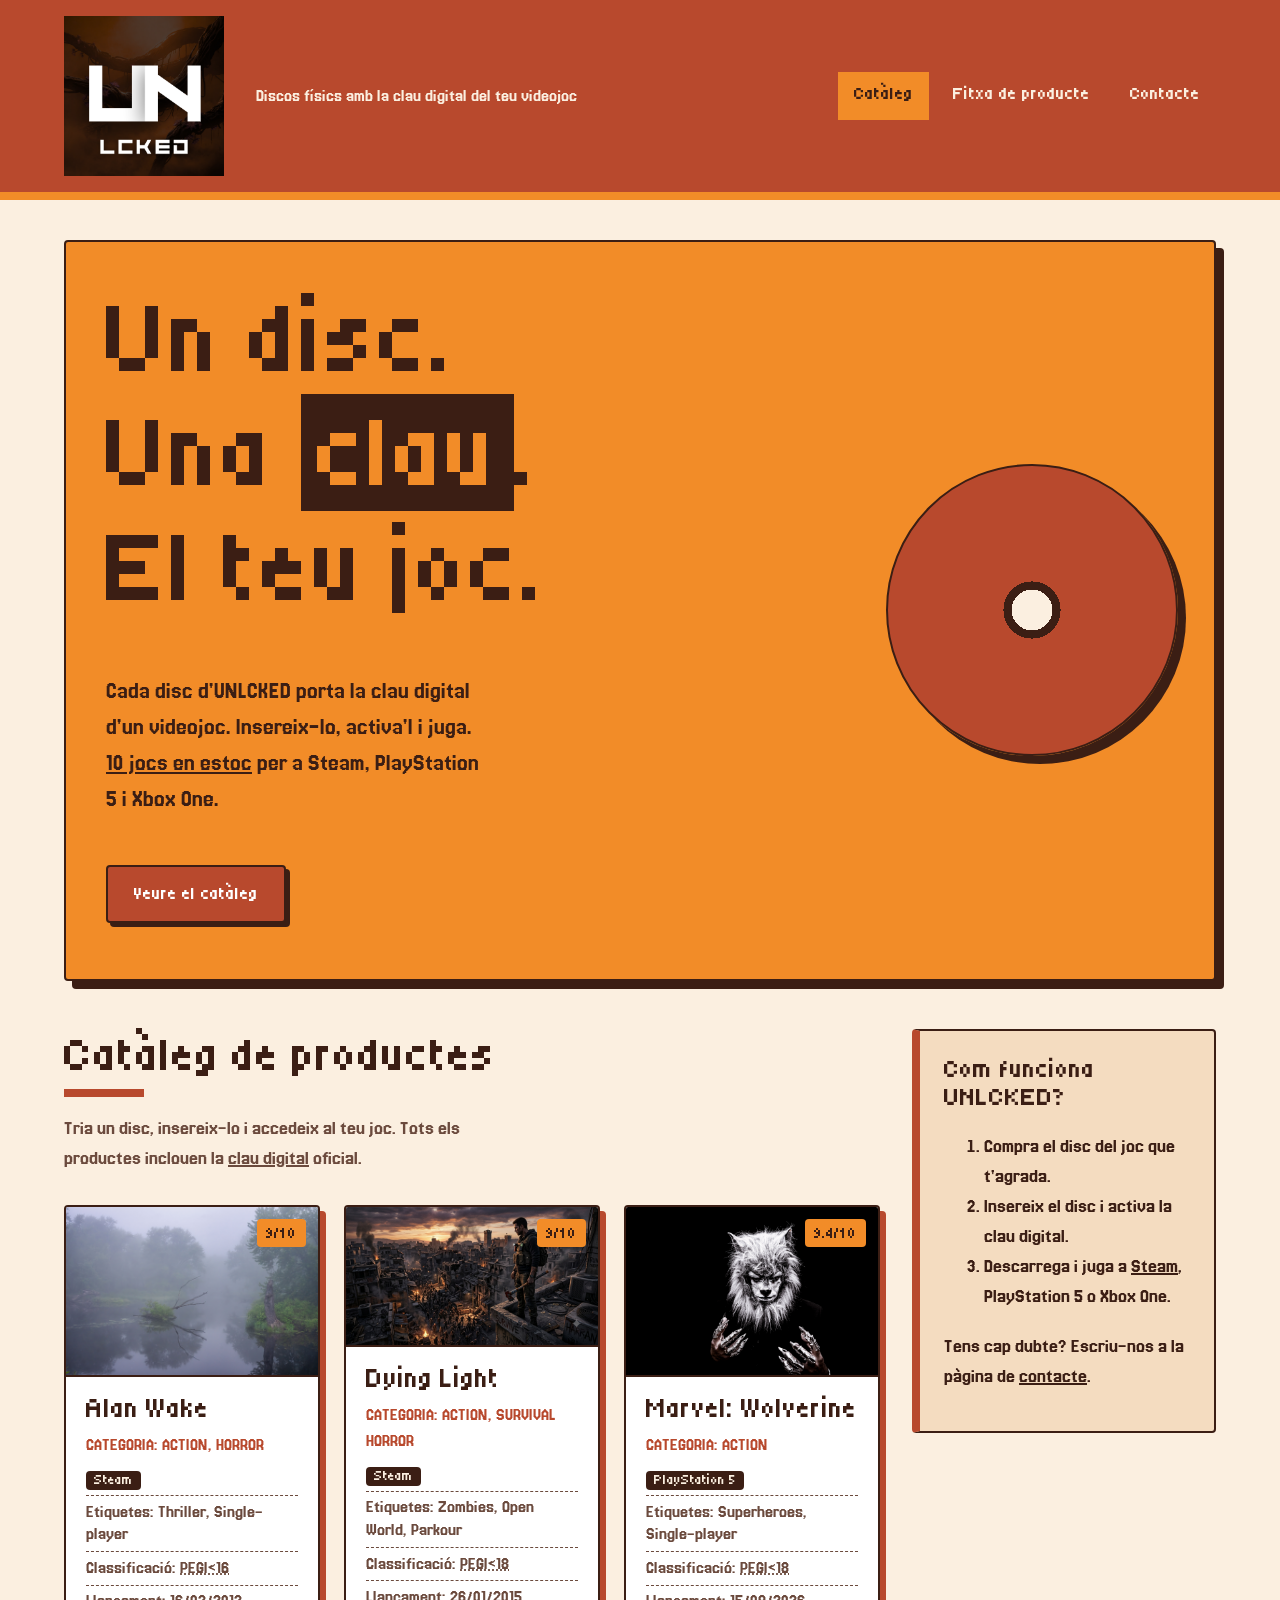
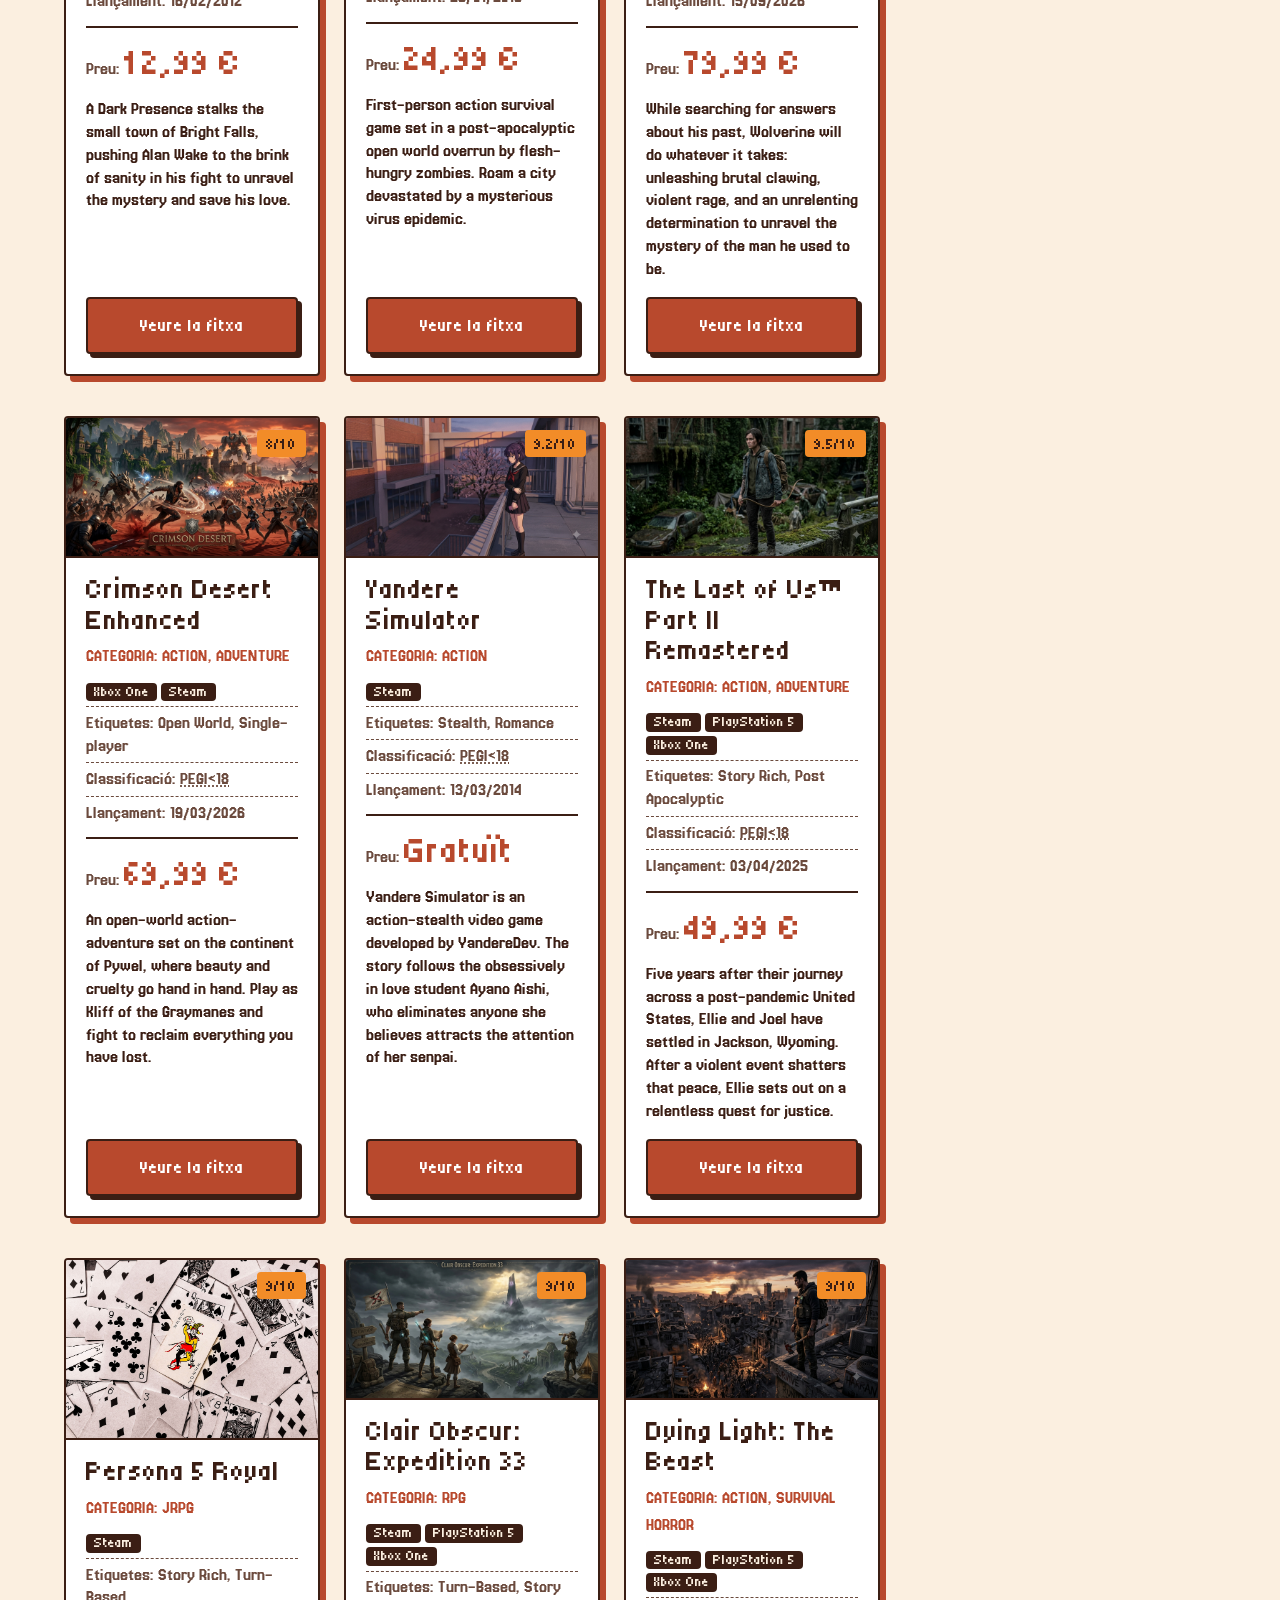
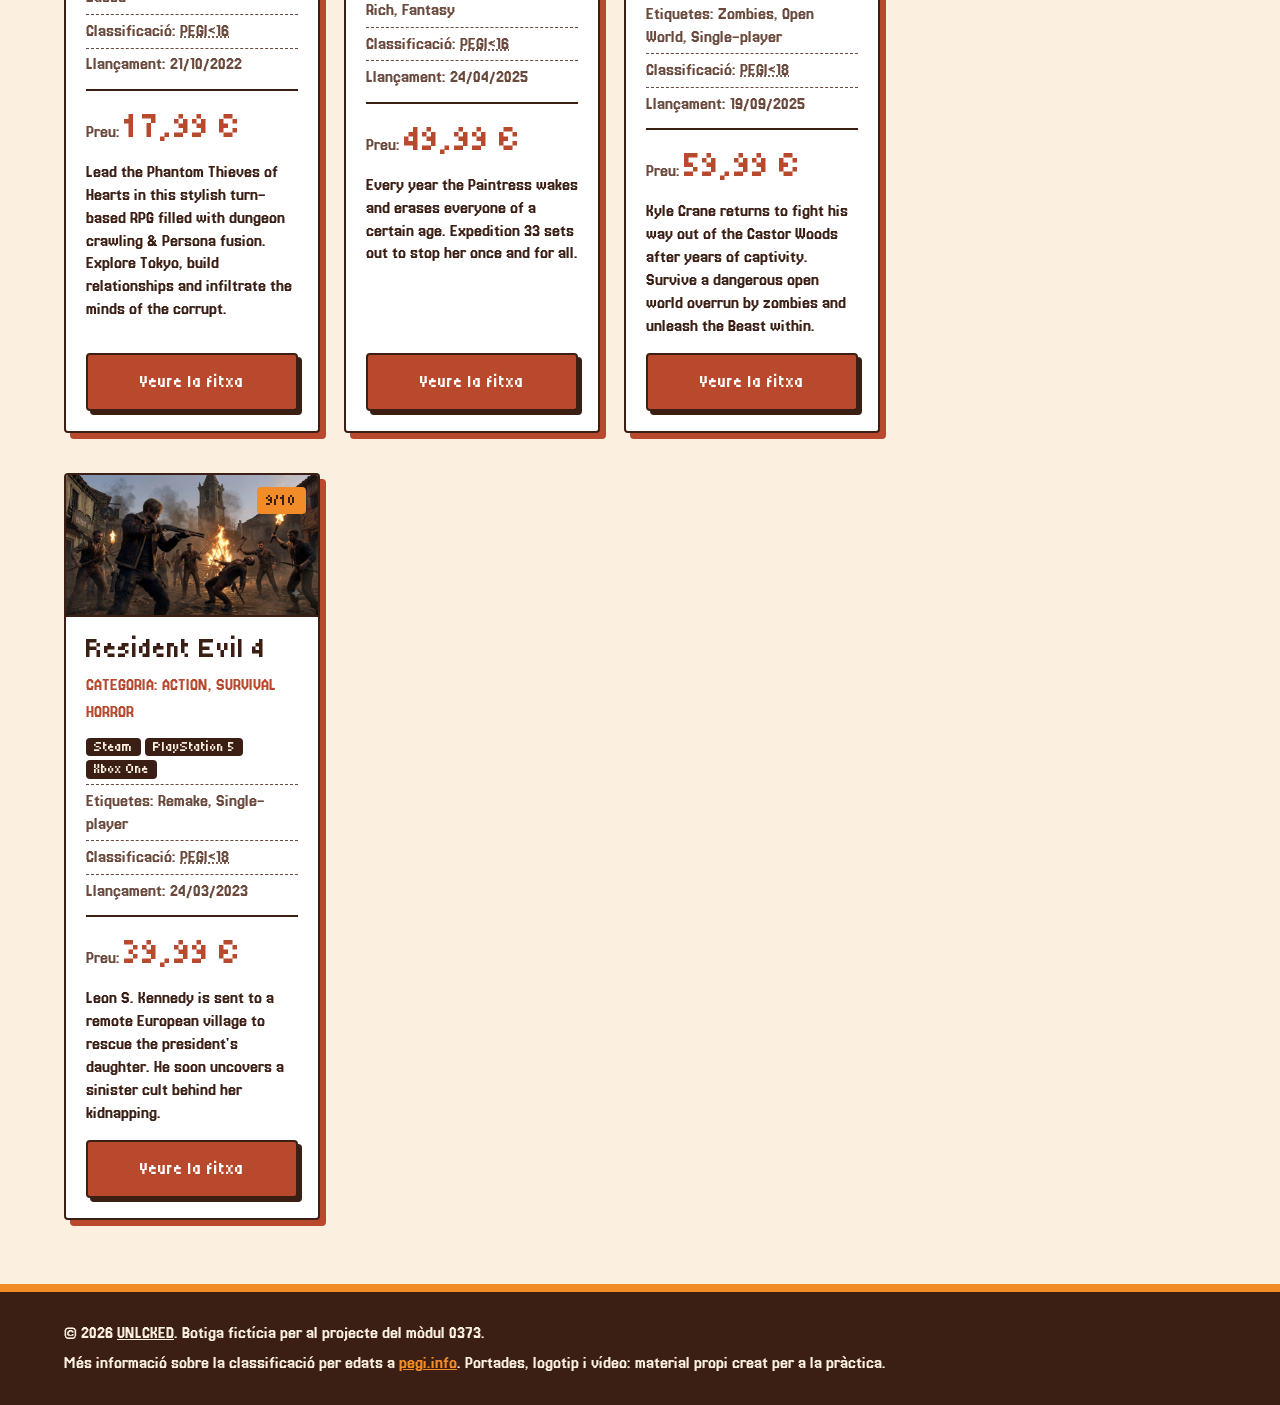
<file: RA3/index.html>
<!DOCTYPE html>
<html lang="ca">
<head>
  <!-- Codificació, adaptació a mòbil i dades bàsiques del document -->
  <meta charset="UTF-8">
  <meta name="viewport" content="width=device-width, initial-scale=1.0">
  <title>UNLCKED · Catàleg de discos amb clau digital</title>
  <meta name="description" content="Catàleg d&#x27;UNLCKED: discos físics amb la clau digital de videojocs per a Steam, PlayStation 5 i Xbox One.">
  <!-- Full d'estils extern únic (de moment buit) -->
  <link rel="stylesheet" href="css/estils.css">
</head>
<body>
  <a class="salta" href="#contingut">Salta al contingut</a>
  <header id="capcalera" class="capcalera">
    <h1 class="nom-botiga"><a href="index.html"><img id="logo" class="logo" src="img/logo.png" alt="UNLCKED, discos amb clau digital" width="320" height="96"></a></h1>
    <p class="eslogan">Discos físics amb la clau digital del teu videojoc</p>
    <nav id="menu-principal" class="menu" aria-label="Menú principal">
      <ul>
          <li><a href="index.html" aria-current="page">Catàleg</a></li>
          <li><a href="fitxa.html">Fitxa de producte</a></li>
          <li><a href="contacte.html">Contacte</a></li>
      </ul>
    </nav>
  </header>

  <main id="contingut" class="contingut">
    <section id="portada" class="portada">
      <h2>Un disc.<br>Una <mark>clau</mark>.<br>El teu joc.</h2>
      <p>Cada disc d'UNLCKED porta la clau digital d'un videojoc. Insereix-lo, activa'l i juga. <strong>10 jocs en estoc</strong> per a Steam, PlayStation 5 i Xbox One.</p>
      <p><a class="boto" href="#cataleg">Veure el catàleg</a></p>
    </section>

    <section id="cataleg" class="cataleg">
      <h2>Catàleg de productes</h2>
      <p>Tria un disc, insereix-lo i accedeix al teu joc. Tots els productes inclouen la <strong>clau digital</strong> oficial.</p>
      <div id="quadricula" class="quadricula">
      <article id="Prod_1" class="producte" data-codi="Prod_1">
        <img class="producte-imatge" src="img/alan-wake.png" alt="Portada del joc Alan Wake" width="600" height="400">
        <h3 class="producte-titol"><a href="fitxa.html">Alan Wake</a></h3>
        <p class="producte-categoria">Categoria: <strong>Action, Horror</strong></p>
        <ul class="producte-caracteristiques">
          <li class="car-plataformes"><span class="nomes-lectors">Plataformes:</span>
            <ul class="tags"><li>Steam</li></ul>
          </li>
          <li>Etiquetes: Thriller, Single-player</li>
          <li>Classificació: <abbr title="Pan European Game Information">PEGI&lt;16</abbr></li>
          <li>Llançament: <time datetime="2012-02-16">16/02/2012</time></li>
        </ul>
        <p class="producte-preu">Preu: <strong>12,99 €</strong></p>
        <p class="producte-valoracio"><span class="nomes-lectors">Valoració:</span> <em>9/10</em></p>
        <p class="producte-descripcio" lang="en">A Dark Presence stalks the small town of Bright Falls, pushing Alan Wake to the brink of sanity in his fight to unravel the mystery and save his love.</p>
        <p><a class="boto" href="fitxa.html">Veure la fitxa</a></p>
      </article>
      <article id="Prod_2" class="producte" data-codi="Prod_2">
        <img class="producte-imatge" src="img/dying-light.png" alt="Portada del joc Dying Light" width="600" height="400">
        <h3 class="producte-titol"><a href="fitxa.html">Dying Light</a></h3>
        <p class="producte-categoria">Categoria: <strong>Action, Survival Horror</strong></p>
        <ul class="producte-caracteristiques">
          <li class="car-plataformes"><span class="nomes-lectors">Plataformes:</span>
            <ul class="tags"><li>Steam</li></ul>
          </li>
          <li>Etiquetes: Zombies, Open World, Parkour</li>
          <li>Classificació: <abbr title="Pan European Game Information">PEGI&lt;18</abbr></li>
          <li>Llançament: <time datetime="2015-01-26">26/01/2015</time></li>
        </ul>
        <p class="producte-preu">Preu: <strong>24,99 €</strong></p>
        <p class="producte-valoracio"><span class="nomes-lectors">Valoració:</span> <em>9/10</em></p>
        <p class="producte-descripcio" lang="en">First-person action survival game set in a post-apocalyptic open world overrun by flesh-hungry zombies. Roam a city devastated by a mysterious virus epidemic.</p>
        <p><a class="boto" href="fitxa.html">Veure la fitxa</a></p>
      </article>
      <article id="Prod_3" class="producte" data-codi="Prod_3">
        <img class="producte-imatge" src="img/marvel-wolverine.png" alt="Portada del joc Marvel: Wolverine" width="600" height="400">
        <h3 class="producte-titol"><a href="fitxa.html">Marvel: Wolverine</a></h3>
        <p class="producte-categoria">Categoria: <strong>Action</strong></p>
        <ul class="producte-caracteristiques">
          <li class="car-plataformes"><span class="nomes-lectors">Plataformes:</span>
            <ul class="tags"><li>PlayStation 5</li></ul>
          </li>
          <li>Etiquetes: Superheroes, Single-player</li>
          <li>Classificació: <abbr title="Pan European Game Information">PEGI&lt;18</abbr></li>
          <li>Llançament: <time datetime="2026-09-15">15/09/2026</time></li>
        </ul>
        <p class="producte-preu">Preu: <strong>79,99 €</strong></p>
        <p class="producte-valoracio"><span class="nomes-lectors">Valoració:</span> <em>9.4/10</em></p>
        <p class="producte-descripcio" lang="en">While searching for answers about his past, Wolverine will do whatever it takes: unleashing brutal clawing, violent rage, and an unrelenting determination to unravel the mystery of the man he used to be.</p>
        <p><a class="boto" href="fitxa.html">Veure la fitxa</a></p>
      </article>
      <article id="Prod_4" class="producte" data-codi="Prod_4">
        <img class="producte-imatge" src="img/crimson-desert-enhanced.png" alt="Portada del joc Crimson Desert Enhanced" width="600" height="400">
        <h3 class="producte-titol"><a href="fitxa.html">Crimson Desert Enhanced</a></h3>
        <p class="producte-categoria">Categoria: <strong>Action, Adventure</strong></p>
        <ul class="producte-caracteristiques">
          <li class="car-plataformes"><span class="nomes-lectors">Plataformes:</span>
            <ul class="tags"><li>Xbox One</li><li>Steam</li></ul>
          </li>
          <li>Etiquetes: Open World, Single-player</li>
          <li>Classificació: <abbr title="Pan European Game Information">PEGI&lt;18</abbr></li>
          <li>Llançament: <time datetime="2026-03-19">19/03/2026</time></li>
        </ul>
        <p class="producte-preu">Preu: <strong>69,99 €</strong></p>
        <p class="producte-valoracio"><span class="nomes-lectors">Valoració:</span> <em>8/10</em></p>
        <p class="producte-descripcio" lang="en">An open-world action-adventure set on the continent of Pywel, where beauty and cruelty go hand in hand. Play as Kliff of the Graymanes and fight to reclaim everything you have lost.</p>
        <p><a class="boto" href="fitxa.html">Veure la fitxa</a></p>
      </article>
      <article id="Prod_5" class="producte" data-codi="Prod_5">
        <img class="producte-imatge" src="img/yandere-simulator.png" alt="Portada del joc Yandere Simulator" width="600" height="400">
        <h3 class="producte-titol"><a href="fitxa.html">Yandere Simulator</a></h3>
        <p class="producte-categoria">Categoria: <strong>Action</strong></p>
        <ul class="producte-caracteristiques">
          <li class="car-plataformes"><span class="nomes-lectors">Plataformes:</span>
            <ul class="tags"><li>Steam</li></ul>
          </li>
          <li>Etiquetes: Stealth, Romance</li>
          <li>Classificació: <abbr title="Pan European Game Information">PEGI&lt;18</abbr></li>
          <li>Llançament: <time datetime="2014-03-13">13/03/2014</time></li>
        </ul>
        <p class="producte-preu">Preu: <strong>Gratuït</strong></p>
        <p class="producte-valoracio"><span class="nomes-lectors">Valoració:</span> <em>9.2/10</em></p>
        <p class="producte-descripcio" lang="en">Yandere Simulator is an action-stealth video game developed by YandereDev. The story follows the obsessively in love student Ayano Aishi, who eliminates anyone she believes attracts the attention of her senpai.</p>
        <p><a class="boto" href="fitxa.html">Veure la fitxa</a></p>
      </article>
      <article id="Prod_6" class="producte" data-codi="Prod_6">
        <img class="producte-imatge" src="img/the-last-of-us-part-ii-remastered.png" alt="Portada del joc The Last of Us™ Part II Remastered" width="600" height="400">
        <h3 class="producte-titol"><a href="fitxa.html">The Last of Us™ Part II Remastered</a></h3>
        <p class="producte-categoria">Categoria: <strong>Action, Adventure</strong></p>
        <ul class="producte-caracteristiques">
          <li class="car-plataformes"><span class="nomes-lectors">Plataformes:</span>
            <ul class="tags"><li>Steam</li><li>PlayStation 5</li><li>Xbox One</li></ul>
          </li>
          <li>Etiquetes: Story Rich, Post Apocalyptic</li>
          <li>Classificació: <abbr title="Pan European Game Information">PEGI&lt;18</abbr></li>
          <li>Llançament: <time datetime="2025-04-03">03/04/2025</time></li>
        </ul>
        <p class="producte-preu">Preu: <strong>49,99 €</strong></p>
        <p class="producte-valoracio"><span class="nomes-lectors">Valoració:</span> <em>9.5/10</em></p>
        <p class="producte-descripcio" lang="en">Five years after their journey across a post-pandemic United States, Ellie and Joel have settled in Jackson, Wyoming. After a violent event shatters that peace, Ellie sets out on a relentless quest for justice.</p>
        <p><a class="boto" href="fitxa.html">Veure la fitxa</a></p>
      </article>
      <article id="Prod_7" class="producte" data-codi="Prod_7">
        <img class="producte-imatge" src="img/persona-5-royal.png" alt="Portada del joc Persona 5 Royal" width="600" height="400">
        <h3 class="producte-titol"><a href="fitxa.html">Persona 5 Royal</a></h3>
        <p class="producte-categoria">Categoria: <strong>JRPG</strong></p>
        <ul class="producte-caracteristiques">
          <li class="car-plataformes"><span class="nomes-lectors">Plataformes:</span>
            <ul class="tags"><li>Steam</li></ul>
          </li>
          <li>Etiquetes: Story Rich, Turn-Based</li>
          <li>Classificació: <abbr title="Pan European Game Information">PEGI&lt;16</abbr></li>
          <li>Llançament: <time datetime="2022-10-21">21/10/2022</time></li>
        </ul>
        <p class="producte-preu">Preu: <strong>17,99 €</strong></p>
        <p class="producte-valoracio"><span class="nomes-lectors">Valoració:</span> <em>9/10</em></p>
        <p class="producte-descripcio" lang="en">Lead the Phantom Thieves of Hearts in this stylish turn-based RPG filled with dungeon crawling &amp; Persona fusion. Explore Tokyo, build relationships and infiltrate the minds of the corrupt.</p>
        <p><a class="boto" href="fitxa.html">Veure la fitxa</a></p>
      </article>
      <article id="Prod_8" class="producte" data-codi="Prod_8">
        <img class="producte-imatge" src="img/clair-obscur-expedition-33.png" alt="Portada del joc Clair Obscur: Expedition 33" width="600" height="400">
        <h3 class="producte-titol"><a href="fitxa.html">Clair Obscur: Expedition 33</a></h3>
        <p class="producte-categoria">Categoria: <strong>RPG</strong></p>
        <ul class="producte-caracteristiques">
          <li class="car-plataformes"><span class="nomes-lectors">Plataformes:</span>
            <ul class="tags"><li>Steam</li><li>PlayStation 5</li><li>Xbox One</li></ul>
          </li>
          <li>Etiquetes: Turn-Based, Story Rich, Fantasy</li>
          <li>Classificació: <abbr title="Pan European Game Information">PEGI&lt;16</abbr></li>
          <li>Llançament: <time datetime="2025-04-24">24/04/2025</time></li>
        </ul>
        <p class="producte-preu">Preu: <strong>49,99 €</strong></p>
        <p class="producte-valoracio"><span class="nomes-lectors">Valoració:</span> <em>9/10</em></p>
        <p class="producte-descripcio" lang="en">Every year the Paintress wakes and erases everyone of a certain age. Expedition 33 sets out to stop her once and for all.</p>
        <p><a class="boto" href="fitxa.html">Veure la fitxa</a></p>
      </article>
      <article id="Prod_9" class="producte" data-codi="Prod_9">
        <img class="producte-imatge" src="img/dying-light-the-beast.png" alt="Portada del joc Dying Light: The Beast" width="600" height="400">
        <h3 class="producte-titol"><a href="fitxa.html">Dying Light: The Beast</a></h3>
        <p class="producte-categoria">Categoria: <strong>Action, Survival Horror</strong></p>
        <ul class="producte-caracteristiques">
          <li class="car-plataformes"><span class="nomes-lectors">Plataformes:</span>
            <ul class="tags"><li>Steam</li><li>PlayStation 5</li><li>Xbox One</li></ul>
          </li>
          <li>Etiquetes: Zombies, Open World, Single-player</li>
          <li>Classificació: <abbr title="Pan European Game Information">PEGI&lt;18</abbr></li>
          <li>Llançament: <time datetime="2025-09-19">19/09/2025</time></li>
        </ul>
        <p class="producte-preu">Preu: <strong>59,99 €</strong></p>
        <p class="producte-valoracio"><span class="nomes-lectors">Valoració:</span> <em>9/10</em></p>
        <p class="producte-descripcio" lang="en">Kyle Crane returns to fight his way out of the Castor Woods after years of captivity. Survive a dangerous open world overrun by zombies and unleash the Beast within.</p>
        <p><a class="boto" href="fitxa.html">Veure la fitxa</a></p>
      </article>
      <article id="Prod_10" class="producte" data-codi="Prod_10">
        <img class="producte-imatge" src="img/resident-evil-4.png" alt="Portada del joc Resident Evil 4" width="600" height="400">
        <h3 class="producte-titol"><a href="fitxa.html">Resident Evil 4</a></h3>
        <p class="producte-categoria">Categoria: <strong>Action, Survival Horror</strong></p>
        <ul class="producte-caracteristiques">
          <li class="car-plataformes"><span class="nomes-lectors">Plataformes:</span>
            <ul class="tags"><li>Steam</li><li>PlayStation 5</li><li>Xbox One</li></ul>
          </li>
          <li>Etiquetes: Remake, Single-player</li>
          <li>Classificació: <abbr title="Pan European Game Information">PEGI&lt;18</abbr></li>
          <li>Llançament: <time datetime="2023-03-24">24/03/2023</time></li>
        </ul>
        <p class="producte-preu">Preu: <strong>39,99 €</strong></p>
        <p class="producte-valoracio"><span class="nomes-lectors">Valoració:</span> <em>9/10</em></p>
        <p class="producte-descripcio" lang="en">Leon S. Kennedy is sent to a remote European village to rescue the president&#x27;s daughter. He soon uncovers a sinister cult behind her kidnapping.</p>
        <p><a class="boto" href="fitxa.html">Veure la fitxa</a></p>
      </article>
      </div>
    </section>

    <aside id="lateral" class="lateral">
      <h2>Com funciona UNLCKED?</h2>
      <ol>
        <li>Compra el disc del joc que t'agrada.</li>
        <li>Insereix el disc i activa la clau digital.</li>
        <li>Descarrega i juga a <a href="https://store.steampowered.com/" target="_blank" rel="noopener">Steam</a>, PlayStation 5 o Xbox One.</li>
      </ol>
      <p>Tens cap dubte? Escriu-nos a la pàgina de <a href="contacte.html">contacte</a>.</p>
    </aside>
  </main>

  <footer id="peu" class="peu">
    <p>&copy; 2026 <strong>UNLCKED</strong>. Botiga fictícia per al projecte del mòdul 0373.</p>
    <p>Més informació sobre la classificació per edats a <a href="https://pegi.info/" target="_blank" rel="noopener">pegi.info</a>. Portades, logotip i vídeo: material propi creat per a la pràctica.</p>
  </footer>
</body>
</html>
</file>
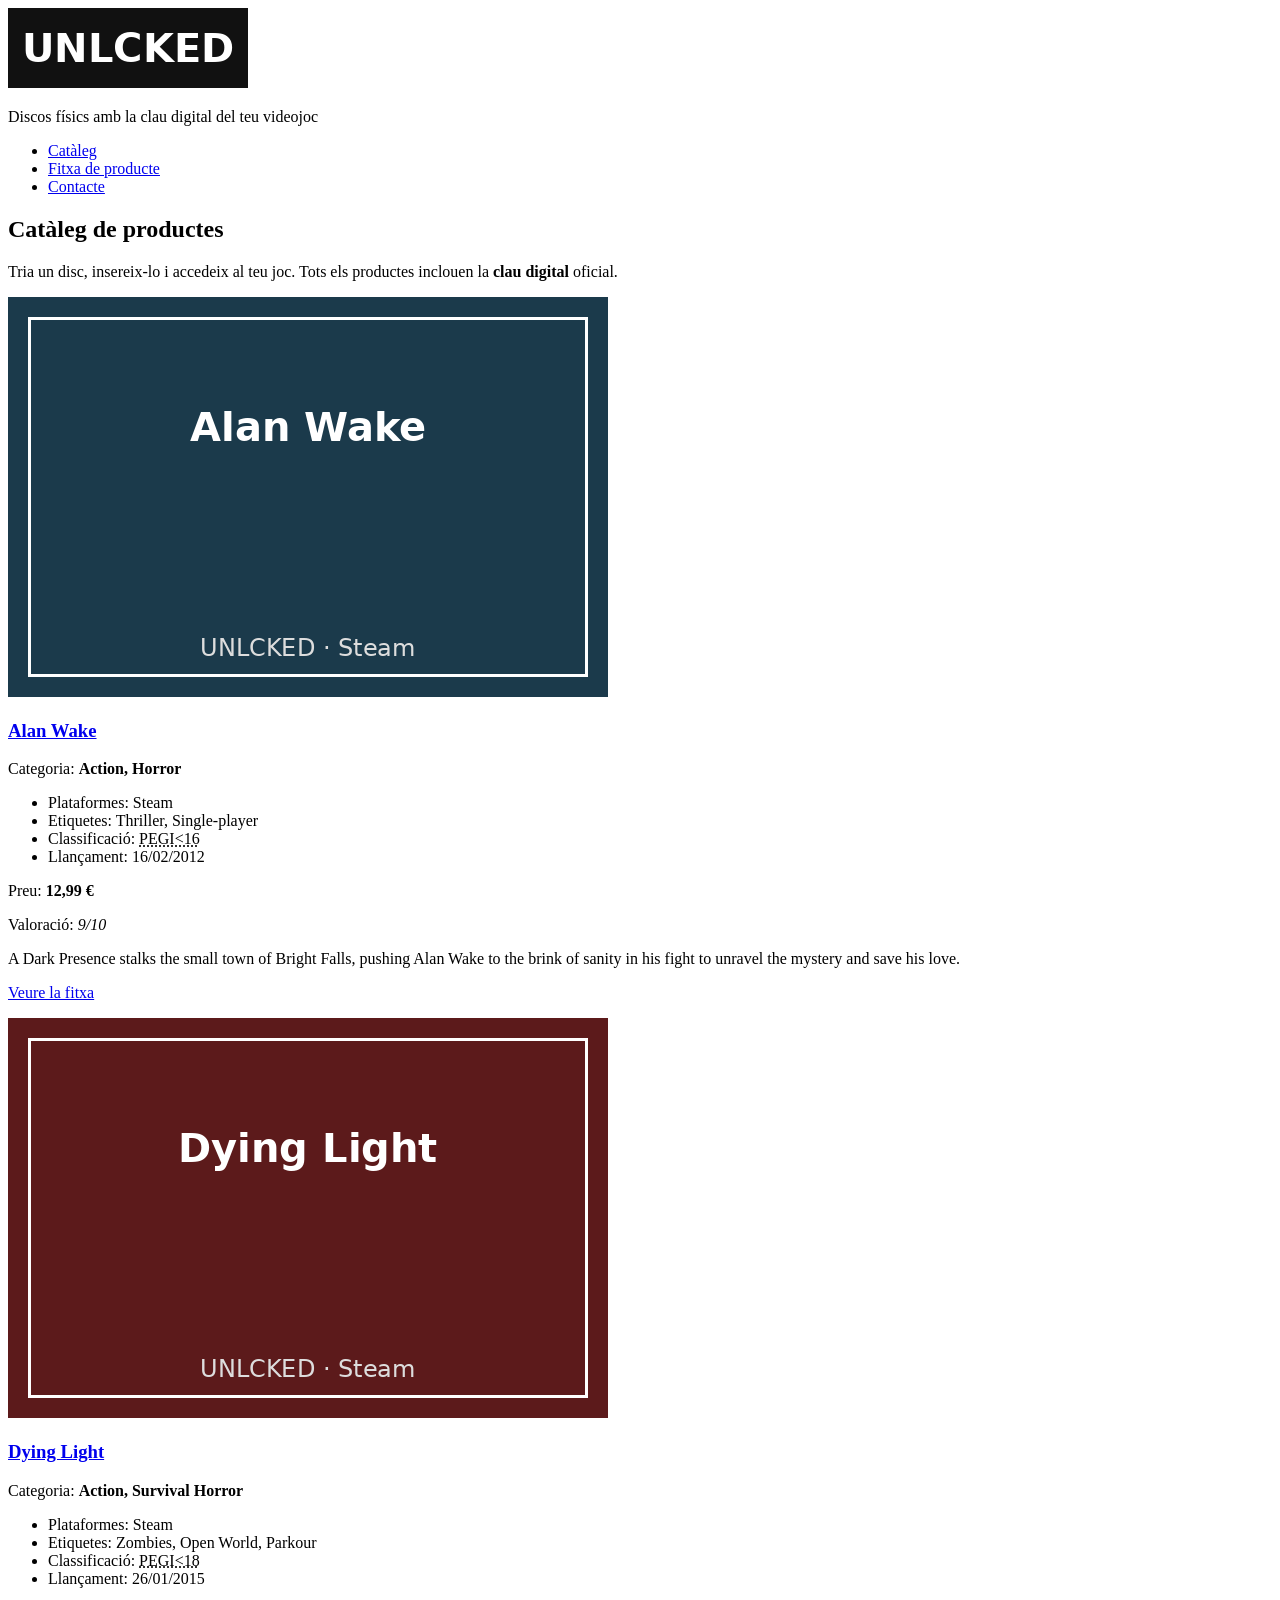
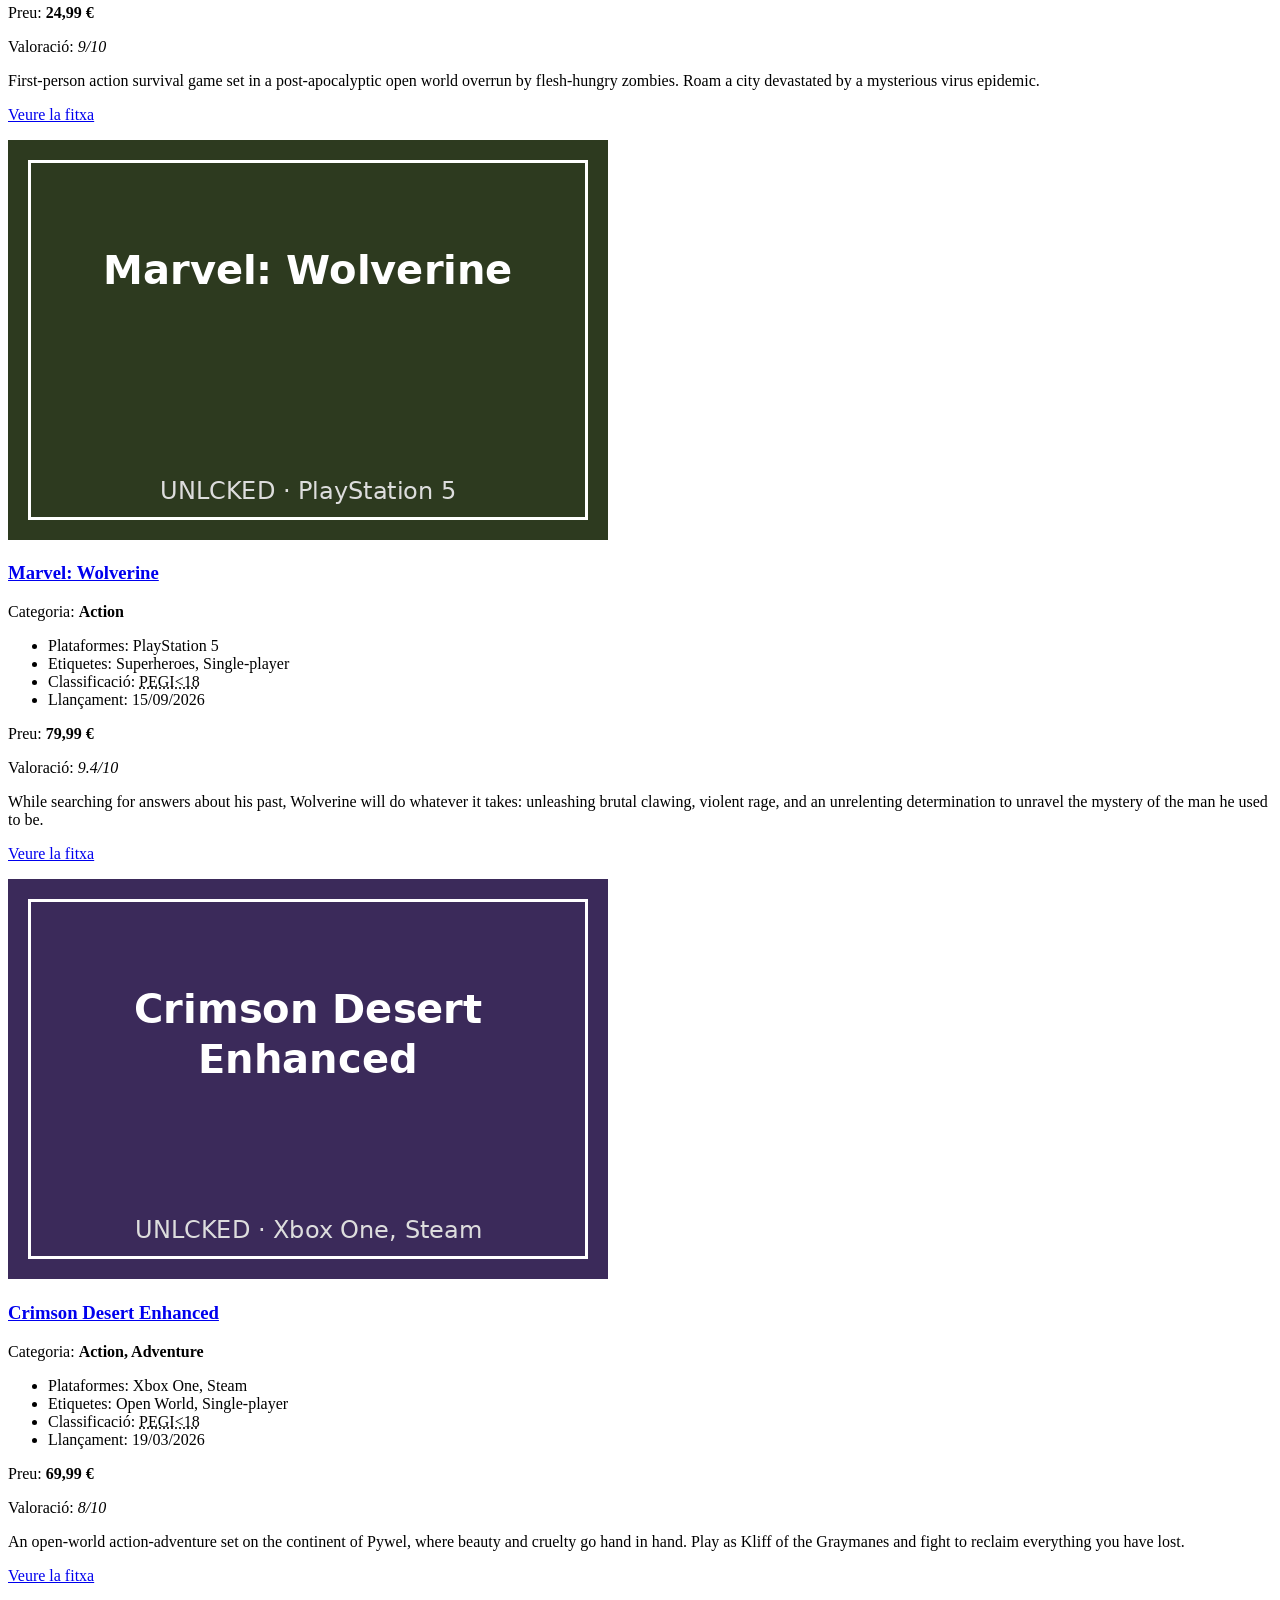
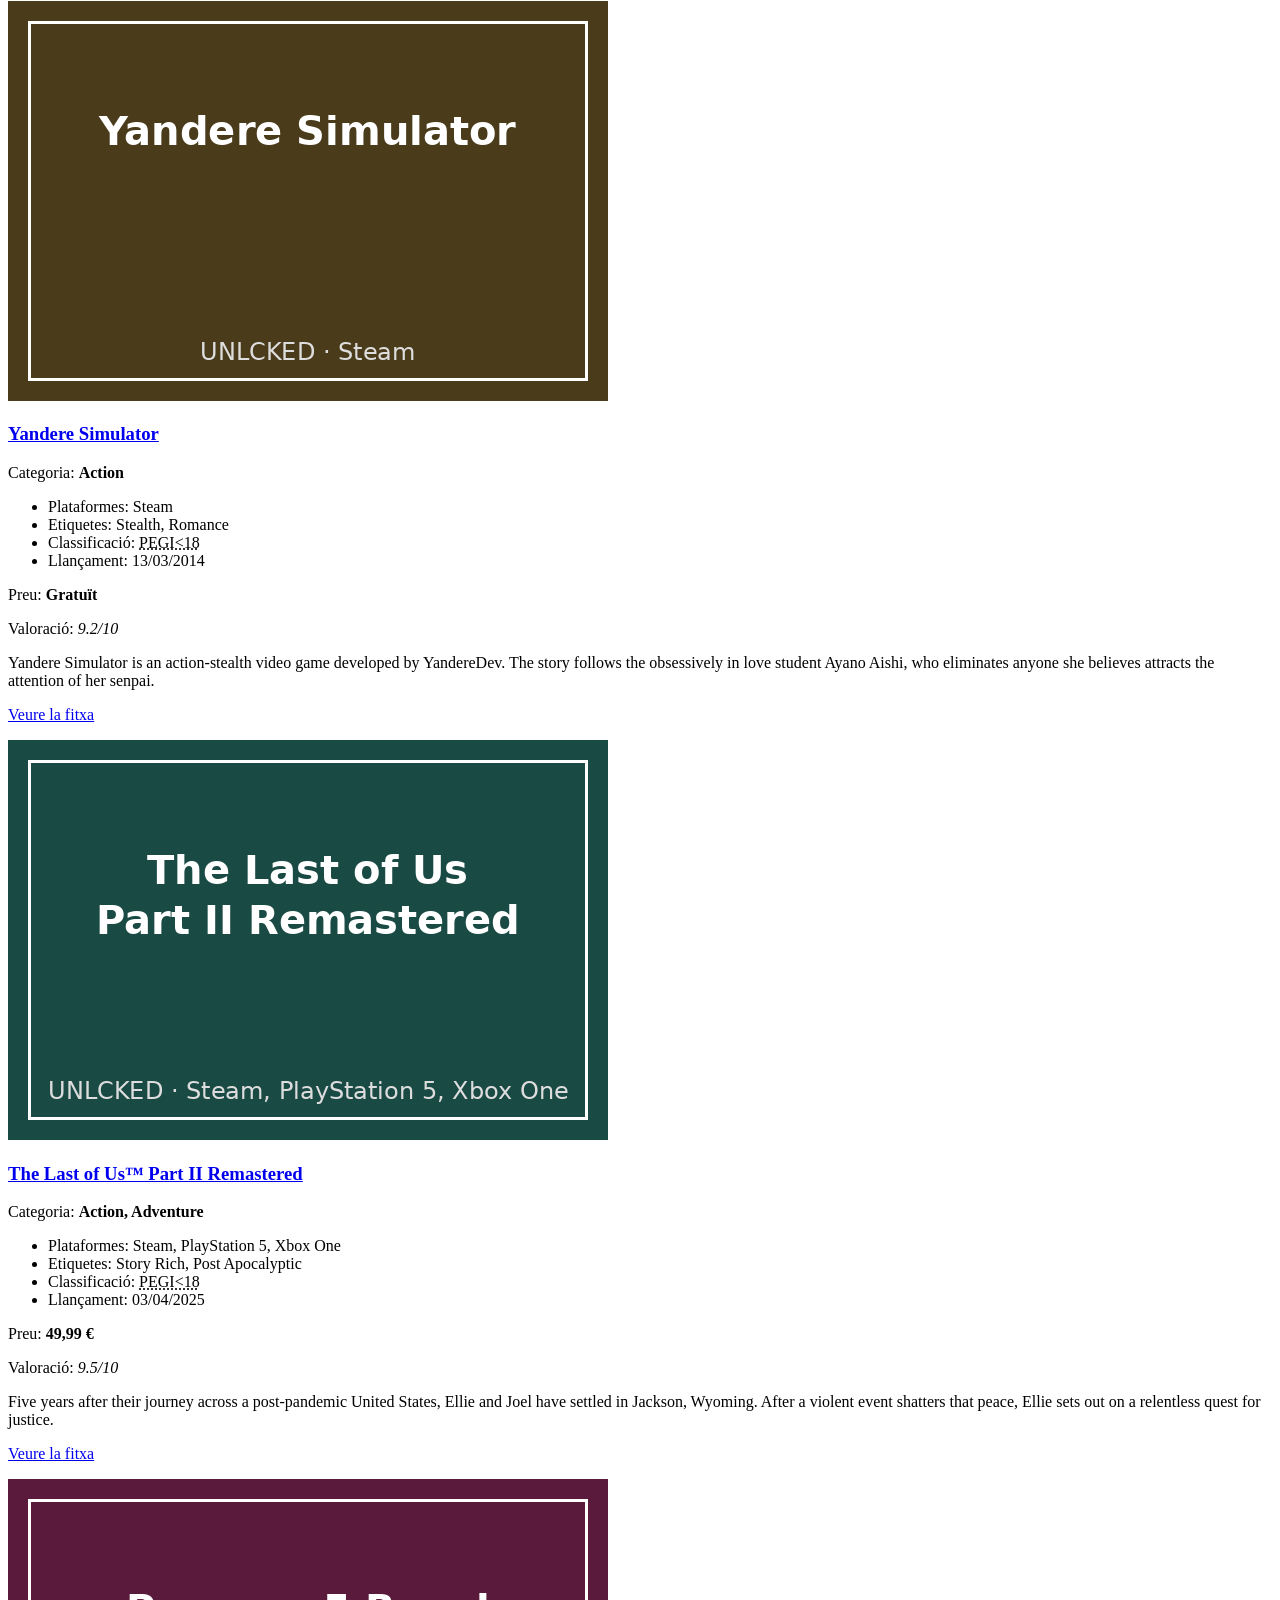
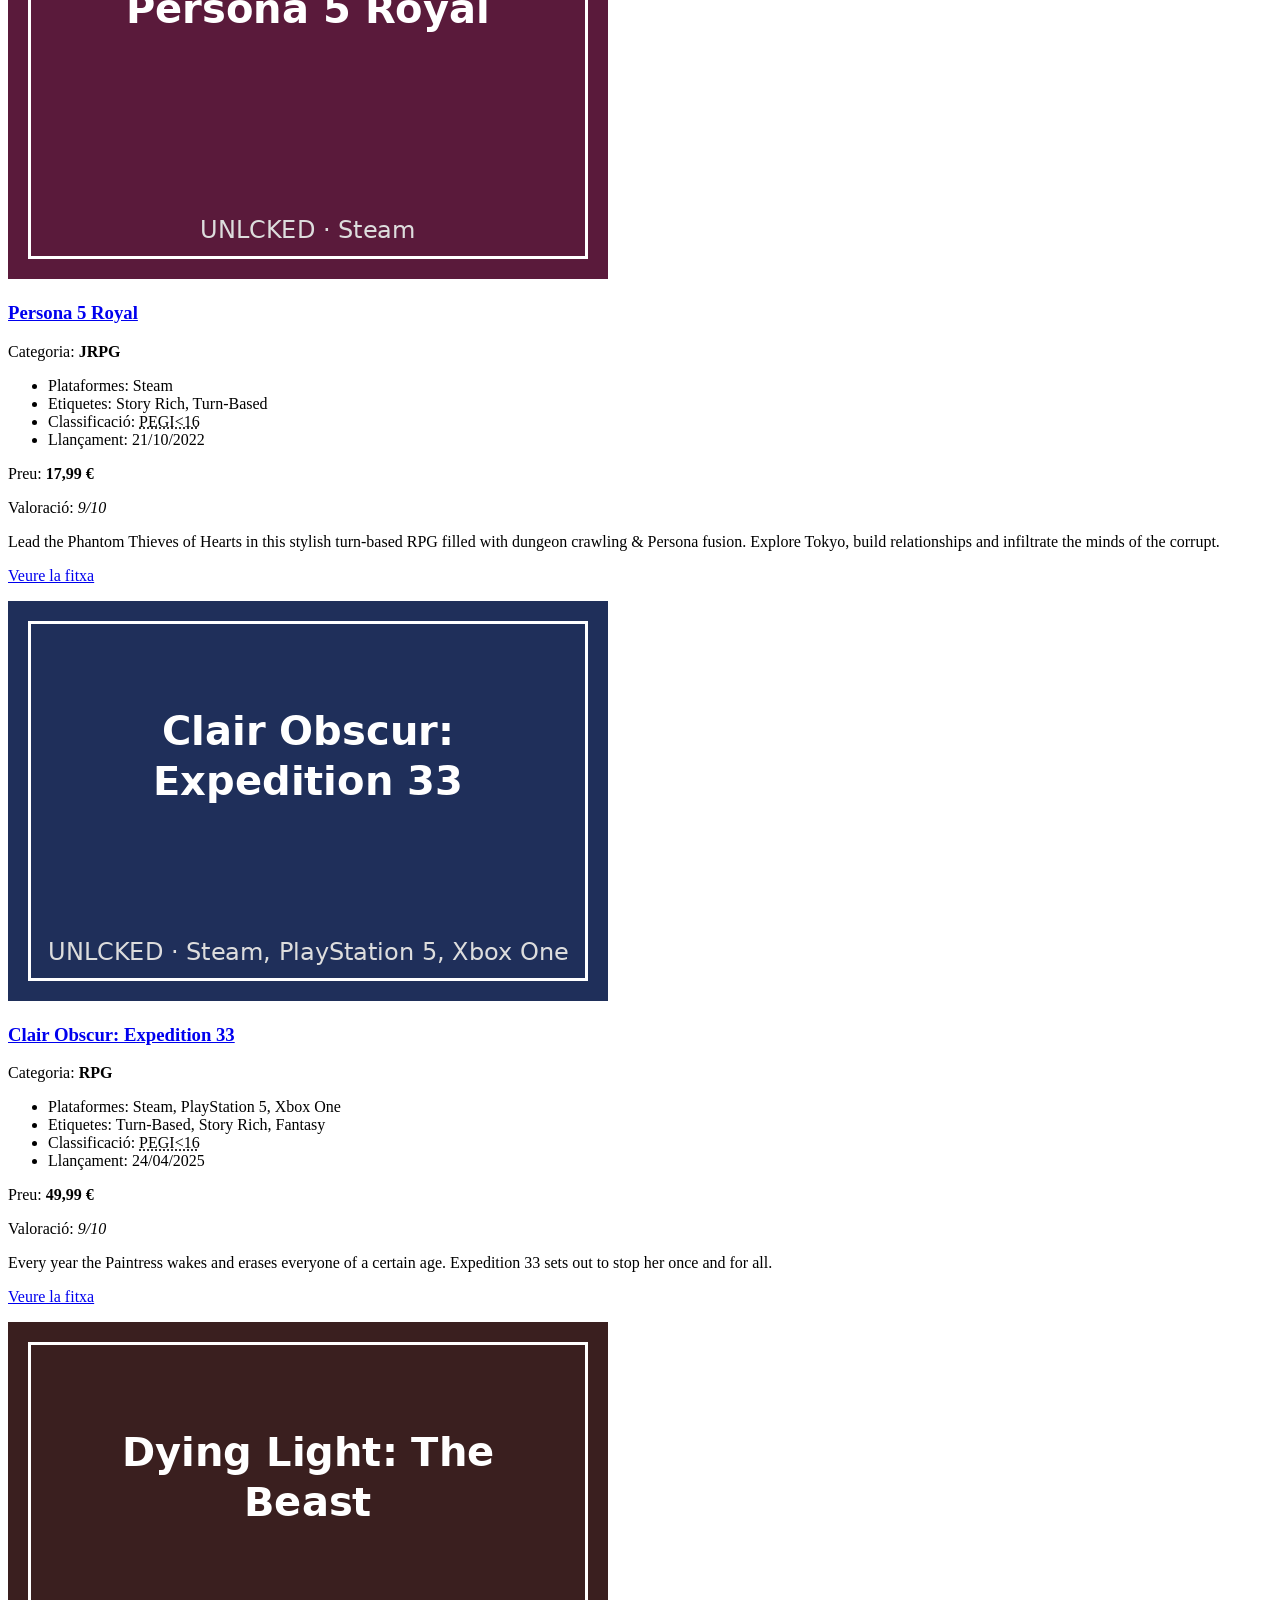
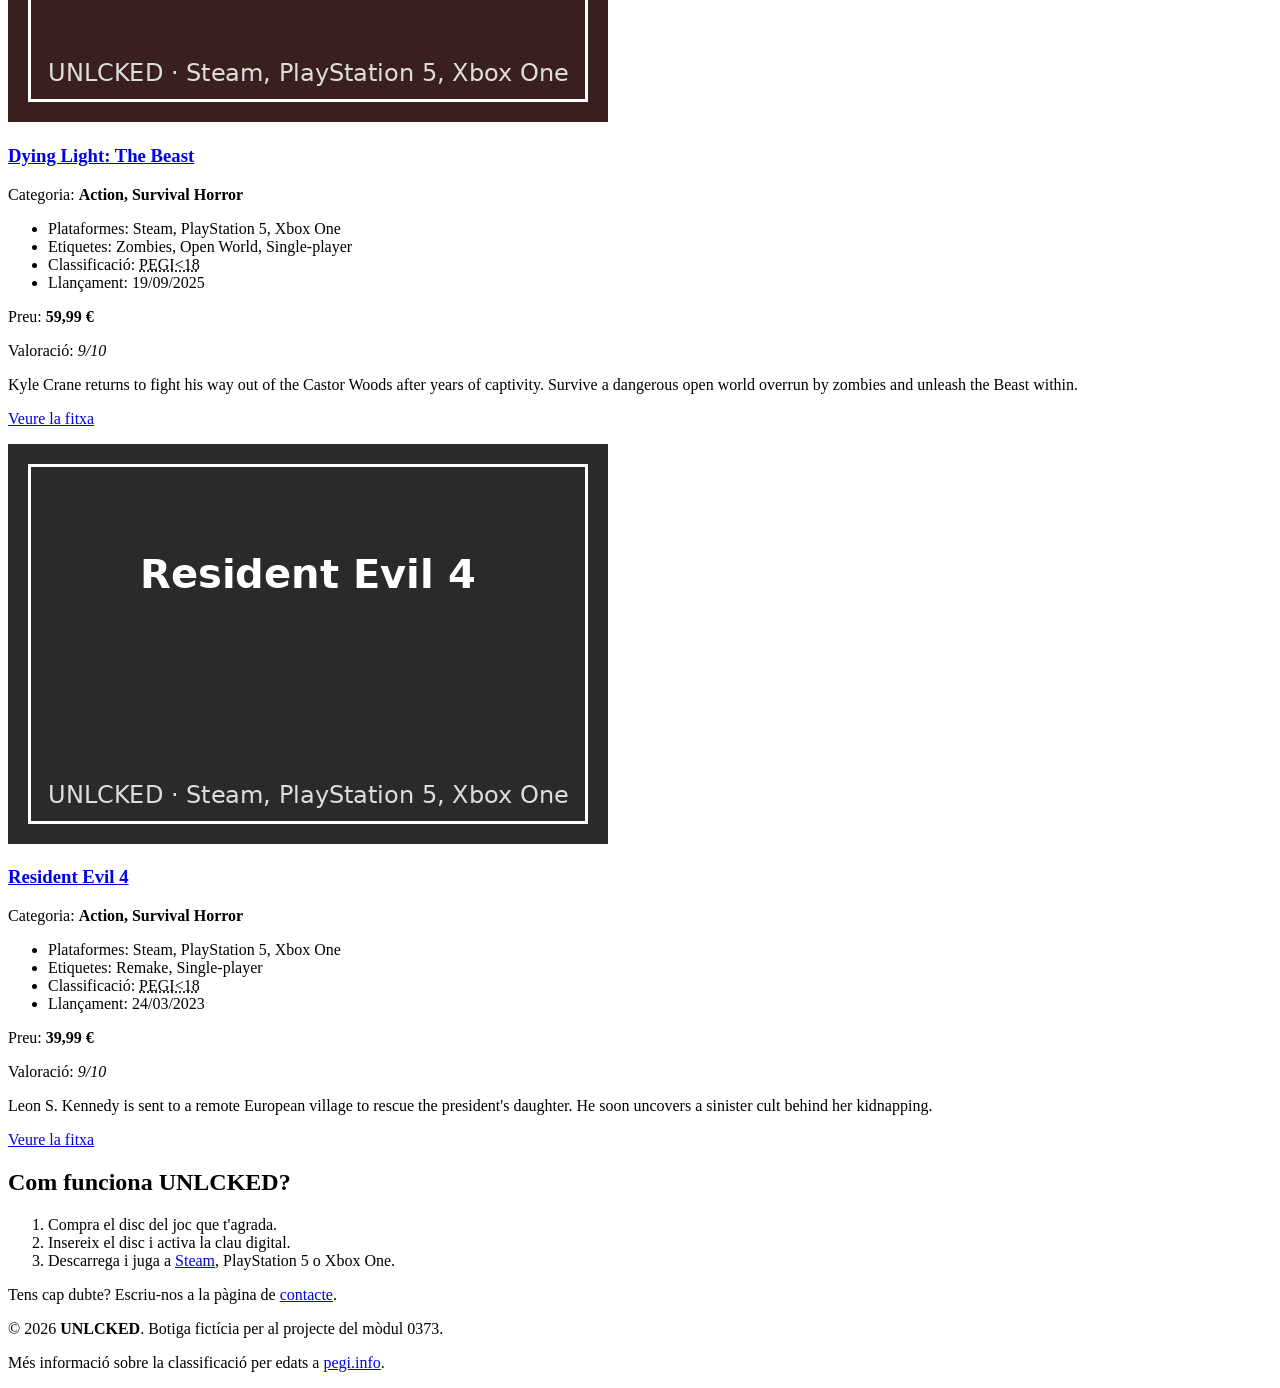
<file: RA2/RA2_Projecte_Fase_2_SinghParbhjot/index.html>
<!DOCTYPE html>
<html lang="ca">
<head>
  <!-- Codificació, adaptació a mòbil i dades bàsiques del document -->
  <meta charset="UTF-8">
  <meta name="viewport" content="width=device-width, initial-scale=1.0">
  <title>UNLCKED · Catàleg de discos amb clau digital</title>
  <meta name="description" content="Catàleg d&#x27;UNLCKED: discos físics amb la clau digital de videojocs per a Steam, PlayStation 5 i Xbox One.">
  <!-- Full d'estils extern únic (de moment buit) -->
  <link rel="stylesheet" href="css/estils.css">
</head>
<body>
  <header id="capcalera" class="capcalera">
    <a href="index.html"><img id="logo" class="logo" src="img/logo.png" alt="Logotip d'UNLCKED" width="240" height="80"></a>
    <p class="eslogan">Discos físics amb la clau digital del teu videojoc</p>
    <nav id="menu-principal" class="menu" aria-label="Menú principal">
      <ul>
          <li><a href="index.html" aria-current="page">Catàleg</a></li>
          <li><a href="fitxa.html">Fitxa de producte</a></li>
          <li><a href="contacte.html">Contacte</a></li>
      </ul>
    </nav>
  </header>

  <main id="contingut" class="contingut">
    <section id="cataleg" class="cataleg">
      <h2>Catàleg de productes</h2>
      <p>Tria un disc, insereix-lo i accedeix al teu joc. Tots els productes inclouen la <strong>clau digital</strong> oficial.</p>
      <div id="quadricula" class="quadricula">
      <article id="Prod_1" class="producte" data-codi="Prod_1">
        <img class="producte-imatge" src="img/alan-wake.png" alt="Portada del joc Alan Wake" width="600" height="400">
        <h3 class="producte-titol"><a href="fitxa.html">Alan Wake</a></h3>
        <p class="producte-categoria">Categoria: <strong>Action, Horror</strong></p>
        <ul class="producte-caracteristiques">
          <li>Plataformes: Steam</li>
          <li>Etiquetes: Thriller, Single-player</li>
          <li>Classificació: <abbr title="Pan European Game Information">PEGI&lt;16</abbr></li>
          <li>Llançament: <time datetime="2012-02-16">16/02/2012</time></li>
        </ul>
        <p class="producte-preu">Preu: <strong>12,99 €</strong></p>
        <p class="producte-valoracio">Valoració: <em>9/10</em></p>
        <p class="producte-descripcio" lang="en">A Dark Presence stalks the small town of Bright Falls, pushing Alan Wake to the brink of sanity in his fight to unravel the mystery and save his love.</p>
        <p><a class="boto" href="fitxa.html">Veure la fitxa</a></p>
      </article>
      <article id="Prod_2" class="producte" data-codi="Prod_2">
        <img class="producte-imatge" src="img/dying-light.png" alt="Portada del joc Dying Light" width="600" height="400">
        <h3 class="producte-titol"><a href="fitxa.html">Dying Light</a></h3>
        <p class="producte-categoria">Categoria: <strong>Action, Survival Horror</strong></p>
        <ul class="producte-caracteristiques">
          <li>Plataformes: Steam</li>
          <li>Etiquetes: Zombies, Open World, Parkour</li>
          <li>Classificació: <abbr title="Pan European Game Information">PEGI&lt;18</abbr></li>
          <li>Llançament: <time datetime="2015-01-26">26/01/2015</time></li>
        </ul>
        <p class="producte-preu">Preu: <strong>24,99 €</strong></p>
        <p class="producte-valoracio">Valoració: <em>9/10</em></p>
        <p class="producte-descripcio" lang="en">First-person action survival game set in a post-apocalyptic open world overrun by flesh-hungry zombies. Roam a city devastated by a mysterious virus epidemic.</p>
        <p><a class="boto" href="fitxa.html">Veure la fitxa</a></p>
      </article>
      <article id="Prod_3" class="producte" data-codi="Prod_3">
        <img class="producte-imatge" src="img/marvel-wolverine.png" alt="Portada del joc Marvel: Wolverine" width="600" height="400">
        <h3 class="producte-titol"><a href="fitxa.html">Marvel: Wolverine</a></h3>
        <p class="producte-categoria">Categoria: <strong>Action</strong></p>
        <ul class="producte-caracteristiques">
          <li>Plataformes: PlayStation 5</li>
          <li>Etiquetes: Superheroes, Single-player</li>
          <li>Classificació: <abbr title="Pan European Game Information">PEGI&lt;18</abbr></li>
          <li>Llançament: <time datetime="2026-09-15">15/09/2026</time></li>
        </ul>
        <p class="producte-preu">Preu: <strong>79,99 €</strong></p>
        <p class="producte-valoracio">Valoració: <em>9.4/10</em></p>
        <p class="producte-descripcio" lang="en">While searching for answers about his past, Wolverine will do whatever it takes: unleashing brutal clawing, violent rage, and an unrelenting determination to unravel the mystery of the man he used to be.</p>
        <p><a class="boto" href="fitxa.html">Veure la fitxa</a></p>
      </article>
      <article id="Prod_4" class="producte" data-codi="Prod_4">
        <img class="producte-imatge" src="img/crimson-desert-enhanced.png" alt="Portada del joc Crimson Desert Enhanced" width="600" height="400">
        <h3 class="producte-titol"><a href="fitxa.html">Crimson Desert Enhanced</a></h3>
        <p class="producte-categoria">Categoria: <strong>Action, Adventure</strong></p>
        <ul class="producte-caracteristiques">
          <li>Plataformes: Xbox One, Steam</li>
          <li>Etiquetes: Open World, Single-player</li>
          <li>Classificació: <abbr title="Pan European Game Information">PEGI&lt;18</abbr></li>
          <li>Llançament: <time datetime="2026-03-19">19/03/2026</time></li>
        </ul>
        <p class="producte-preu">Preu: <strong>69,99 €</strong></p>
        <p class="producte-valoracio">Valoració: <em>8/10</em></p>
        <p class="producte-descripcio" lang="en">An open-world action-adventure set on the continent of Pywel, where beauty and cruelty go hand in hand. Play as Kliff of the Graymanes and fight to reclaim everything you have lost.</p>
        <p><a class="boto" href="fitxa.html">Veure la fitxa</a></p>
      </article>
      <article id="Prod_5" class="producte" data-codi="Prod_5">
        <img class="producte-imatge" src="img/yandere-simulator.png" alt="Portada del joc Yandere Simulator" width="600" height="400">
        <h3 class="producte-titol"><a href="fitxa.html">Yandere Simulator</a></h3>
        <p class="producte-categoria">Categoria: <strong>Action</strong></p>
        <ul class="producte-caracteristiques">
          <li>Plataformes: Steam</li>
          <li>Etiquetes: Stealth, Romance</li>
          <li>Classificació: <abbr title="Pan European Game Information">PEGI&lt;18</abbr></li>
          <li>Llançament: <time datetime="2014-03-13">13/03/2014</time></li>
        </ul>
        <p class="producte-preu">Preu: <strong>Gratuït</strong></p>
        <p class="producte-valoracio">Valoració: <em>9.2/10</em></p>
        <p class="producte-descripcio" lang="en">Yandere Simulator is an action-stealth video game developed by YandereDev. The story follows the obsessively in love student Ayano Aishi, who eliminates anyone she believes attracts the attention of her senpai.</p>
        <p><a class="boto" href="fitxa.html">Veure la fitxa</a></p>
      </article>
      <article id="Prod_6" class="producte" data-codi="Prod_6">
        <img class="producte-imatge" src="img/the-last-of-us-part-ii-remastered.png" alt="Portada del joc The Last of Us™ Part II Remastered" width="600" height="400">
        <h3 class="producte-titol"><a href="fitxa.html">The Last of Us™ Part II Remastered</a></h3>
        <p class="producte-categoria">Categoria: <strong>Action, Adventure</strong></p>
        <ul class="producte-caracteristiques">
          <li>Plataformes: Steam, PlayStation 5, Xbox One</li>
          <li>Etiquetes: Story Rich, Post Apocalyptic</li>
          <li>Classificació: <abbr title="Pan European Game Information">PEGI&lt;18</abbr></li>
          <li>Llançament: <time datetime="2025-04-03">03/04/2025</time></li>
        </ul>
        <p class="producte-preu">Preu: <strong>49,99 €</strong></p>
        <p class="producte-valoracio">Valoració: <em>9.5/10</em></p>
        <p class="producte-descripcio" lang="en">Five years after their journey across a post-pandemic United States, Ellie and Joel have settled in Jackson, Wyoming. After a violent event shatters that peace, Ellie sets out on a relentless quest for justice.</p>
        <p><a class="boto" href="fitxa.html">Veure la fitxa</a></p>
      </article>
      <article id="Prod_7" class="producte" data-codi="Prod_7">
        <img class="producte-imatge" src="img/persona-5-royal.png" alt="Portada del joc Persona 5 Royal" width="600" height="400">
        <h3 class="producte-titol"><a href="fitxa.html">Persona 5 Royal</a></h3>
        <p class="producte-categoria">Categoria: <strong>JRPG</strong></p>
        <ul class="producte-caracteristiques">
          <li>Plataformes: Steam</li>
          <li>Etiquetes: Story Rich, Turn-Based</li>
          <li>Classificació: <abbr title="Pan European Game Information">PEGI&lt;16</abbr></li>
          <li>Llançament: <time datetime="2022-10-21">21/10/2022</time></li>
        </ul>
        <p class="producte-preu">Preu: <strong>17,99 €</strong></p>
        <p class="producte-valoracio">Valoració: <em>9/10</em></p>
        <p class="producte-descripcio" lang="en">Lead the Phantom Thieves of Hearts in this stylish turn-based RPG filled with dungeon crawling &amp; Persona fusion. Explore Tokyo, build relationships and infiltrate the minds of the corrupt.</p>
        <p><a class="boto" href="fitxa.html">Veure la fitxa</a></p>
      </article>
      <article id="Prod_8" class="producte" data-codi="Prod_8">
        <img class="producte-imatge" src="img/clair-obscur-expedition-33.png" alt="Portada del joc Clair Obscur: Expedition 33" width="600" height="400">
        <h3 class="producte-titol"><a href="fitxa.html">Clair Obscur: Expedition 33</a></h3>
        <p class="producte-categoria">Categoria: <strong>RPG</strong></p>
        <ul class="producte-caracteristiques">
          <li>Plataformes: Steam, PlayStation 5, Xbox One</li>
          <li>Etiquetes: Turn-Based, Story Rich, Fantasy</li>
          <li>Classificació: <abbr title="Pan European Game Information">PEGI&lt;16</abbr></li>
          <li>Llançament: <time datetime="2025-04-24">24/04/2025</time></li>
        </ul>
        <p class="producte-preu">Preu: <strong>49,99 €</strong></p>
        <p class="producte-valoracio">Valoració: <em>9/10</em></p>
        <p class="producte-descripcio" lang="en">Every year the Paintress wakes and erases everyone of a certain age. Expedition 33 sets out to stop her once and for all.</p>
        <p><a class="boto" href="fitxa.html">Veure la fitxa</a></p>
      </article>
      <article id="Prod_9" class="producte" data-codi="Prod_9">
        <img class="producte-imatge" src="img/dying-light-the-beast.png" alt="Portada del joc Dying Light: The Beast" width="600" height="400">
        <h3 class="producte-titol"><a href="fitxa.html">Dying Light: The Beast</a></h3>
        <p class="producte-categoria">Categoria: <strong>Action, Survival Horror</strong></p>
        <ul class="producte-caracteristiques">
          <li>Plataformes: Steam, PlayStation 5, Xbox One</li>
          <li>Etiquetes: Zombies, Open World, Single-player</li>
          <li>Classificació: <abbr title="Pan European Game Information">PEGI&lt;18</abbr></li>
          <li>Llançament: <time datetime="2025-09-19">19/09/2025</time></li>
        </ul>
        <p class="producte-preu">Preu: <strong>59,99 €</strong></p>
        <p class="producte-valoracio">Valoració: <em>9/10</em></p>
        <p class="producte-descripcio" lang="en">Kyle Crane returns to fight his way out of the Castor Woods after years of captivity. Survive a dangerous open world overrun by zombies and unleash the Beast within.</p>
        <p><a class="boto" href="fitxa.html">Veure la fitxa</a></p>
      </article>
      <article id="Prod_10" class="producte" data-codi="Prod_10">
        <img class="producte-imatge" src="img/resident-evil-4.png" alt="Portada del joc Resident Evil 4" width="600" height="400">
        <h3 class="producte-titol"><a href="fitxa.html">Resident Evil 4</a></h3>
        <p class="producte-categoria">Categoria: <strong>Action, Survival Horror</strong></p>
        <ul class="producte-caracteristiques">
          <li>Plataformes: Steam, PlayStation 5, Xbox One</li>
          <li>Etiquetes: Remake, Single-player</li>
          <li>Classificació: <abbr title="Pan European Game Information">PEGI&lt;18</abbr></li>
          <li>Llançament: <time datetime="2023-03-24">24/03/2023</time></li>
        </ul>
        <p class="producte-preu">Preu: <strong>39,99 €</strong></p>
        <p class="producte-valoracio">Valoració: <em>9/10</em></p>
        <p class="producte-descripcio" lang="en">Leon S. Kennedy is sent to a remote European village to rescue the president&#x27;s daughter. He soon uncovers a sinister cult behind her kidnapping.</p>
        <p><a class="boto" href="fitxa.html">Veure la fitxa</a></p>
      </article>
      </div>
    </section>

    <aside id="lateral" class="lateral">
      <h2>Com funciona UNLCKED?</h2>
      <ol>
        <li>Compra el disc del joc que t'agrada.</li>
        <li>Insereix el disc i activa la clau digital.</li>
        <li>Descarrega i juga a <a href="https://store.steampowered.com/" target="_blank" rel="noopener">Steam</a>, PlayStation 5 o Xbox One.</li>
      </ol>
      <p>Tens cap dubte? Escriu-nos a la pàgina de <a href="contacte.html">contacte</a>.</p>
    </aside>
  </main>

  <footer id="peu" class="peu">
    <p>&copy; 2026 <strong>UNLCKED</strong>. Botiga fictícia per al projecte del mòdul 0373.</p>
    <p>Més informació sobre la classificació per edats a <a href="https://pegi.info/" target="_blank" rel="noopener">pegi.info</a>.</p>
  </footer>
</body>
</html>
</file>
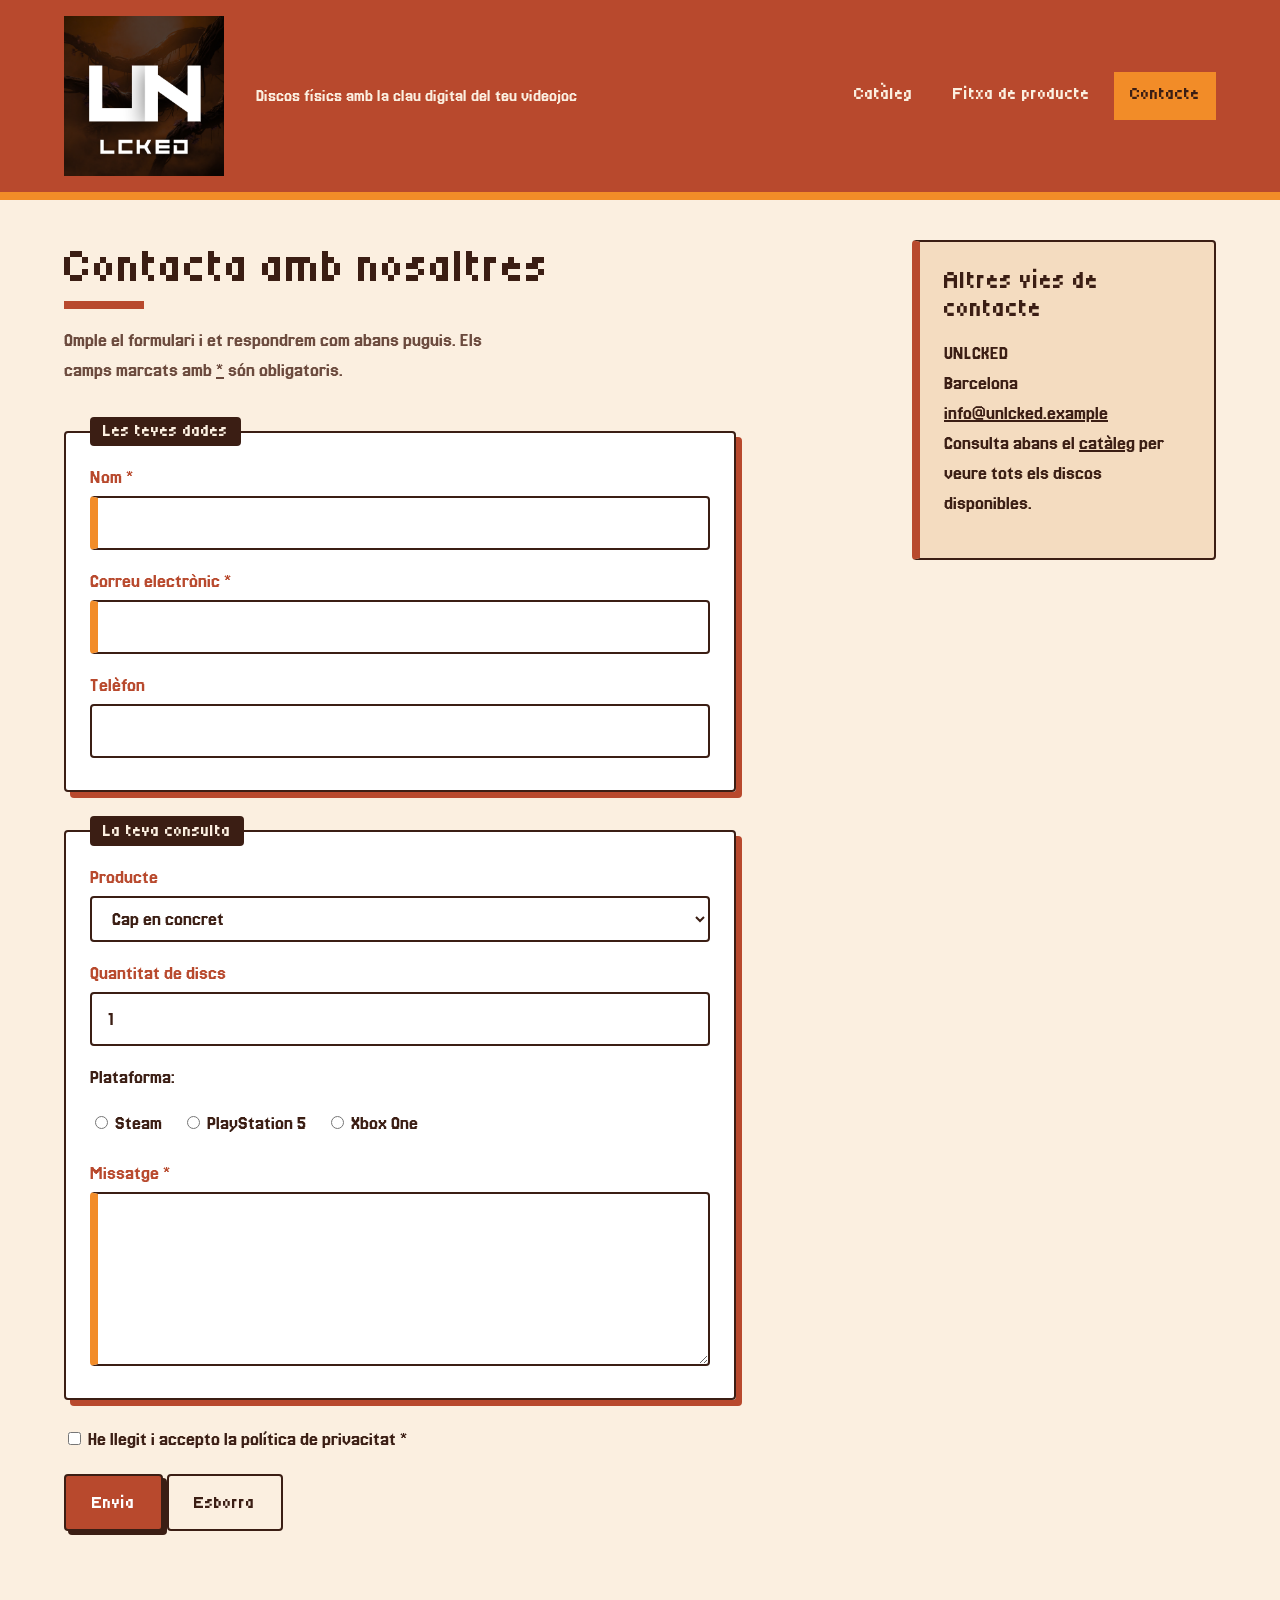
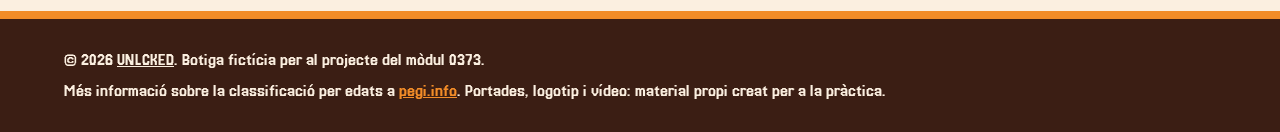
<file: RA3/contacte.html>
<!DOCTYPE html>
<html lang="ca">
<head>
  <!-- Codificació, adaptació a mòbil i dades bàsiques del document -->
  <meta charset="UTF-8">
  <meta name="viewport" content="width=device-width, initial-scale=1.0">
  <title>UNLCKED · Contacte</title>
  <meta name="description" content="Formulari de contacte d&#x27;UNLCKED per resoldre dubtes sobre els discos amb clau digital.">
  <!-- Full d'estils extern únic (de moment buit) -->
  <link rel="stylesheet" href="css/estils.css">
</head>
<body>
  <a class="salta" href="#contingut">Salta al contingut</a>
  <header id="capcalera" class="capcalera">
    <h1 class="nom-botiga"><a href="index.html"><img id="logo" class="logo" src="img/logo.png" alt="UNLCKED, discos amb clau digital" width="320" height="96"></a></h1>
    <p class="eslogan">Discos físics amb la clau digital del teu videojoc</p>
    <nav id="menu-principal" class="menu" aria-label="Menú principal">
      <ul>
          <li><a href="index.html">Catàleg</a></li>
          <li><a href="fitxa.html">Fitxa de producte</a></li>
          <li><a href="contacte.html" aria-current="page">Contacte</a></li>
      </ul>
    </nav>
  </header>

  <main id="contingut" class="contingut">
    <section id="contacte" class="contacte">
      <h2>Contacta amb nosaltres</h2>
      <p>Omple el formulari i et respondrem com abans puguis. Els camps marcats amb <strong>*</strong> són obligatoris.</p>

      <form id="formulari-contacte" class="formulari" action="#" method="post">
        <fieldset>
          <legend>Les teves dades</legend>

          <p>
            <label for="nom">Nom * </label>
            <input type="text" id="nom" name="nom" required>
          </p>

          <p>
            <label for="correu">Correu electrònic * </label>
            <input type="email" id="correu" name="correu" required>
          </p>

          <p>
            <label for="telefon">Telèfon </label>
            <input type="tel" id="telefon" name="telefon">
          </p>
        </fieldset>

        <fieldset>
          <legend>La teva consulta</legend>

          <p>
            <label for="producte">Producte </label>
            <select id="producte" name="producte">
              <option value="">Cap en concret</option>
          <option value="Prod_1">Alan Wake</option>
          <option value="Prod_2">Dying Light</option>
          <option value="Prod_3">Marvel: Wolverine</option>
          <option value="Prod_4">Crimson Desert Enhanced</option>
          <option value="Prod_5">Yandere Simulator</option>
          <option value="Prod_6">The Last of Us™ Part II Remastered</option>
          <option value="Prod_7">Persona 5 Royal</option>
          <option value="Prod_8">Clair Obscur: Expedition 33</option>
          <option value="Prod_9">Dying Light: The Beast</option>
          <option value="Prod_10">Resident Evil 4</option>
            </select>
          </p>

          <p>
            <label for="quantitat">Quantitat de discs </label>
            <input type="number" id="quantitat" name="quantitat" min="1" max="10" value="1">
          </p>

          <p>Plataforma:</p>
          <p>
            <input type="radio" id="plat-steam" name="plataforma" value="Steam">
            <label for="plat-steam">Steam</label>
            <input type="radio" id="plat-ps5" name="plataforma" value="PlayStation 5">
            <label for="plat-ps5">PlayStation 5</label>
            <input type="radio" id="plat-xbox" name="plataforma" value="Xbox One">
            <label for="plat-xbox">Xbox One</label>
          </p>

          <p>
            <label for="missatge">Missatge * </label>
            <textarea id="missatge" name="missatge" rows="5" cols="40" required></textarea>
          </p>
        </fieldset>

        <p>
          <input type="checkbox" id="acceptacio" name="acceptacio" required>
          <label for="acceptacio">He llegit i accepto la política de privacitat *</label>
        </p>

        <p>
          <button type="submit" id="enviar" class="boto">Envia</button>
          <button type="reset" id="esborrar" class="boto">Esborra</button>
        </p>
      </form>
    </section>

    <aside id="lateral" class="lateral">
      <h2>Altres vies de contacte</h2>
      <address>
        UNLCKED<br>
        Barcelona<br>
        <a href="mailto:info@unlcked.example">info@unlcked.example</a>
      </address>
      <p>Consulta abans el <a href="index.html">catàleg</a> per veure tots els discos disponibles.</p>
    </aside>
  </main>

  <footer id="peu" class="peu">
    <p>&copy; 2026 <strong>UNLCKED</strong>. Botiga fictícia per al projecte del mòdul 0373.</p>
    <p>Més informació sobre la classificació per edats a <a href="https://pegi.info/" target="_blank" rel="noopener">pegi.info</a>. Portades, logotip i vídeo: material propi creat per a la pràctica.</p>
  </footer>
</body>
</html>
</file>
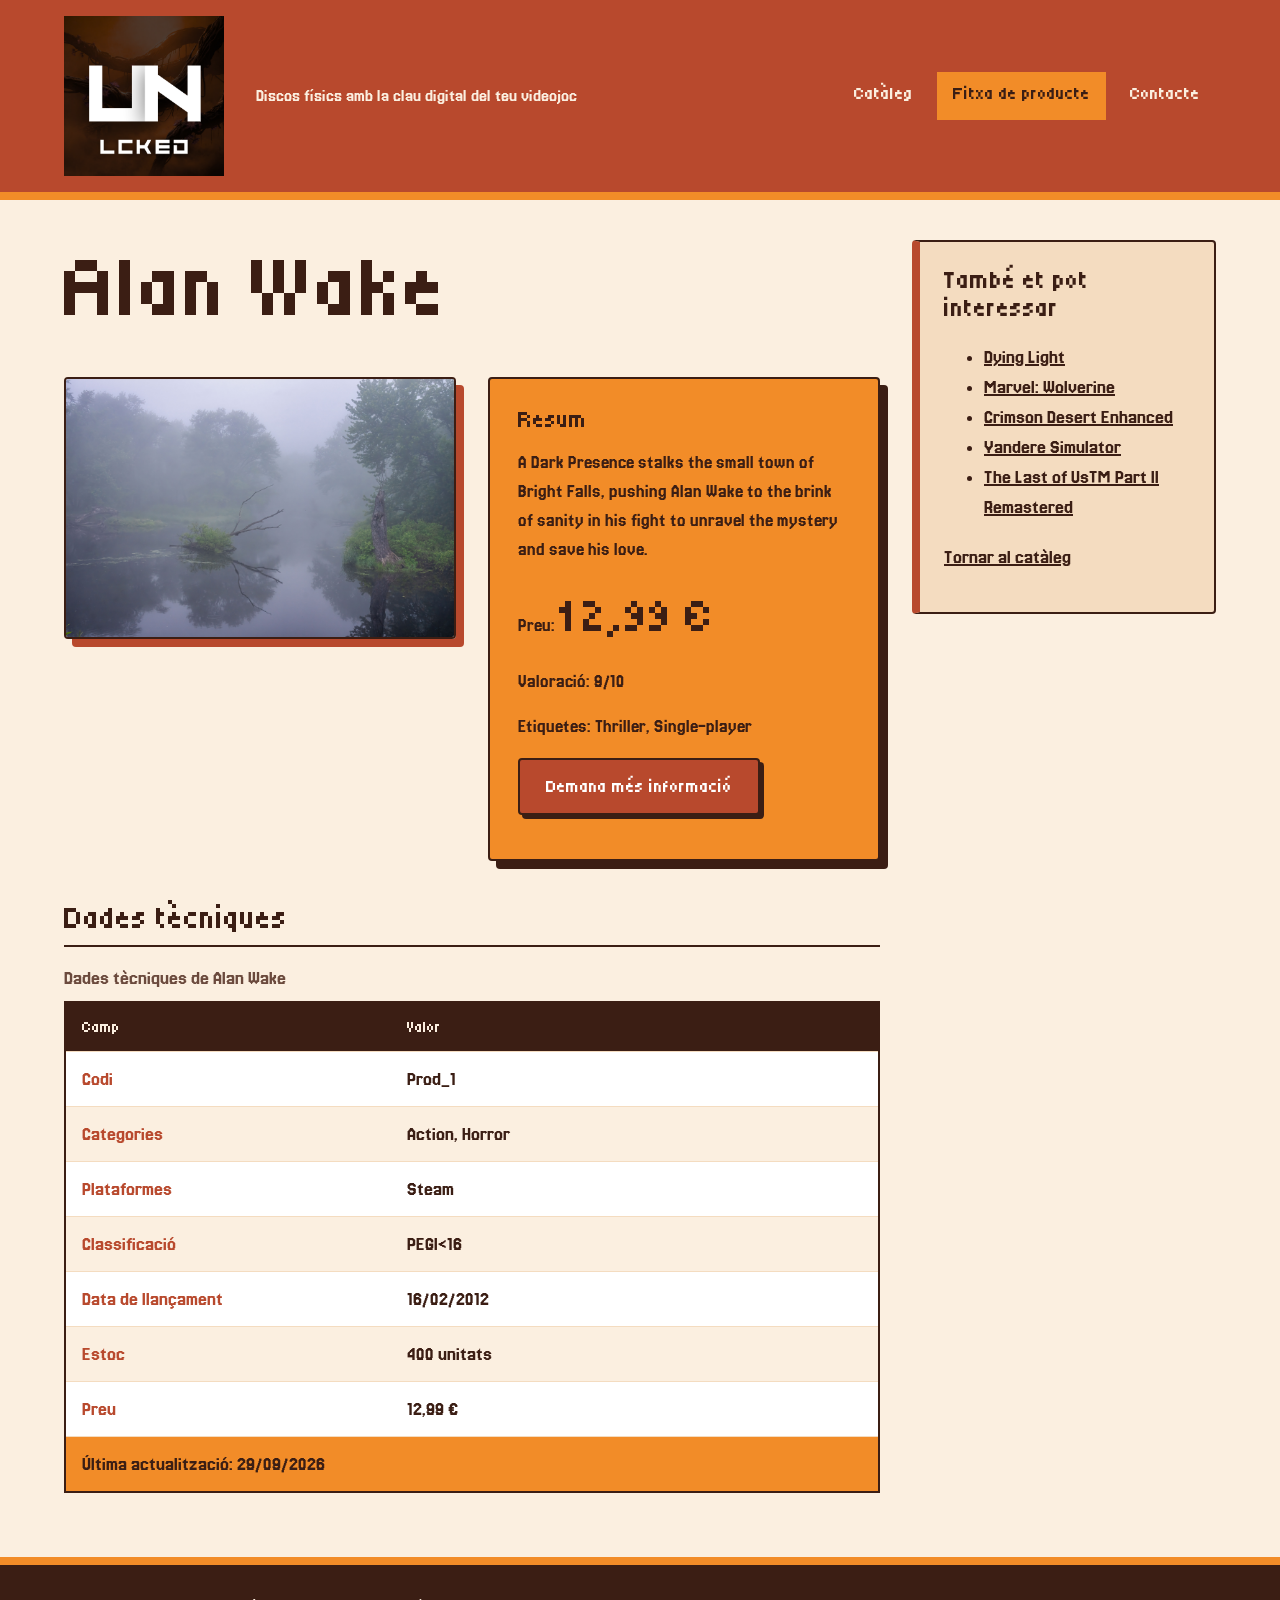
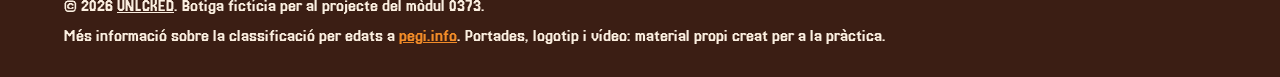
<file: RA3/fitxa.html>
<!DOCTYPE html>
<html lang="ca">
<head>
  <!-- Codificació, adaptació a mòbil i dades bàsiques del document -->
  <meta charset="UTF-8">
  <meta name="viewport" content="width=device-width, initial-scale=1.0">
  <title>UNLCKED · Fitxa de Alan Wake</title>
  <meta name="description" content="Fitxa del producte Alan Wake: dades tècniques, preu, valoració i tràiler.">
  <!-- Full d'estils extern únic (de moment buit) -->
  <link rel="stylesheet" href="css/estils.css">
</head>
<body>
  <a class="salta" href="#contingut">Salta al contingut</a>
  <header id="capcalera" class="capcalera">
    <h1 class="nom-botiga"><a href="index.html"><img id="logo" class="logo" src="img/logo.png" alt="UNLCKED, discos amb clau digital" width="320" height="96"></a></h1>
    <p class="eslogan">Discos físics amb la clau digital del teu videojoc</p>
    <nav id="menu-principal" class="menu" aria-label="Menú principal">
      <ul>
          <li><a href="index.html">Catàleg</a></li>
          <li><a href="fitxa.html" aria-current="page">Fitxa de producte</a></li>
          <li><a href="contacte.html">Contacte</a></li>
      </ul>
    </nav>
  </header>

  <main id="contingut" class="contingut">
    <article id="fitxa-producte" class="fitxa" data-codi="Prod_1">
      <h2 id="fitxa-titol">Alan Wake</h2>

      <figure class="fitxa-figura">
        <img id="fitxa-imatge" src="img/alan-wake.png" alt="Portada del joc Alan Wake" width="600" height="400">
      </figure>

      <section id="fitxa-resum" class="fitxa-resum">
        <h3>Resum</h3>
        <p id="fitxa-descripcio" lang="en">A Dark Presence stalks the small town of Bright Falls, pushing Alan Wake to the brink of sanity in his fight to unravel the mystery and save his love.</p>
        <p>Preu: <strong id="fitxa-preu">12,99 €</strong></p>
        <p>Valoració: <em id="fitxa-valoracio">9/10</em></p>
        <p>Etiquetes: Thriller, Single-player</p>
        <p><a class="boto" href="contacte.html">Demana més informació</a></p>
      </section>

      <section id="fitxa-dades" class="fitxa-dades">
        <h3>Dades tècniques</h3>
        <table id="taula-dades">
          <caption>Dades tècniques de Alan Wake</caption>
          <thead>
            <tr>
              <th scope="col">Camp</th>
              <th scope="col">Valor</th>
            </tr>
          </thead>
          <tbody>
            <tr><th scope="row">Codi</th><td>Prod_1</td></tr>
            <tr><th scope="row">Categories</th><td>Action, Horror</td></tr>
            <tr><th scope="row">Plataformes</th><td>Steam</td></tr>
            <tr><th scope="row">Classificació</th><td>PEGI&lt;16</td></tr>
            <tr><th scope="row">Data de llançament</th><td><time datetime="2012-02-16">16/02/2012</time></td></tr>
            <tr><th scope="row">Estoc</th><td>400 unitats</td></tr>
            <tr><th scope="row">Preu</th><td>12,99 €</td></tr>
          </tbody>
          <tfoot>
            <tr>
              <td colspan="2">Última actualització: <time datetime="2026-09-29">29/09/2026</time></td>
            </tr>
          </tfoot>
        </table>
      </section>
    </article>

    <aside id="lateral" class="lateral">
      <h2>També et pot interessar</h2>
      <ul>
          <li><a href="index.html#Prod_2">Dying Light</a></li>
          <li><a href="index.html#Prod_3">Marvel: Wolverine</a></li>
          <li><a href="index.html#Prod_4">Crimson Desert Enhanced</a></li>
          <li><a href="index.html#Prod_5">Yandere Simulator</a></li>
          <li><a href="index.html#Prod_6">The Last of Us™ Part II Remastered</a></li>
      </ul>
      <p><a href="index.html">Tornar al catàleg</a></p>
    </aside>
  </main>

  <footer id="peu" class="peu">
    <p>&copy; 2026 <strong>UNLCKED</strong>. Botiga fictícia per al projecte del mòdul 0373.</p>
    <p>Més informació sobre la classificació per edats a <a href="https://pegi.info/" target="_blank" rel="noopener">pegi.info</a>. Portades, logotip i vídeo: material propi creat per a la pràctica.</p>
  </footer>
</body>
</html>
</file>
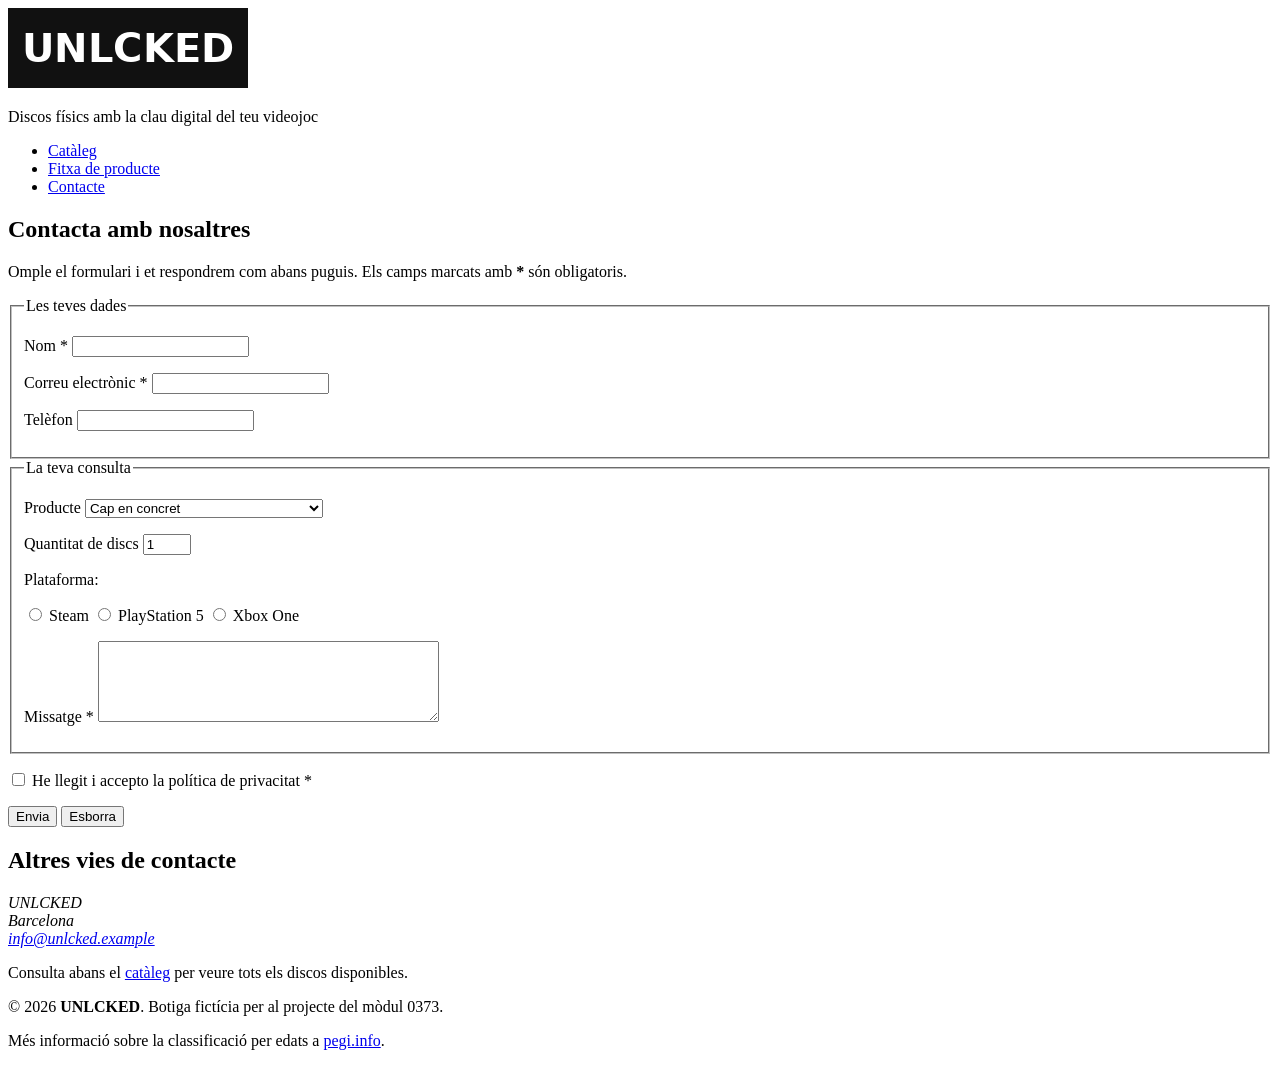
<file: RA2/RA2_Projecte_Fase_2_SinghParbhjot/contacte.html>
<!DOCTYPE html>
<html lang="ca">
<head>
  <!-- Codificació, adaptació a mòbil i dades bàsiques del document -->
  <meta charset="UTF-8">
  <meta name="viewport" content="width=device-width, initial-scale=1.0">
  <title>UNLCKED · Contacte</title>
  <meta name="description" content="Formulari de contacte d&#x27;UNLCKED per resoldre dubtes sobre els discos amb clau digital.">
  <!-- Full d'estils extern únic (de moment buit) -->
  <link rel="stylesheet" href="css/estils.css">
</head>
<body>
  <header id="capcalera" class="capcalera">
    <a href="index.html"><img id="logo" class="logo" src="img/logo.png" alt="Logotip d'UNLCKED" width="240" height="80"></a>
    <p class="eslogan">Discos físics amb la clau digital del teu videojoc</p>
    <nav id="menu-principal" class="menu" aria-label="Menú principal">
      <ul>
          <li><a href="index.html">Catàleg</a></li>
          <li><a href="fitxa.html">Fitxa de producte</a></li>
          <li><a href="contacte.html" aria-current="page">Contacte</a></li>
      </ul>
    </nav>
  </header>

  <main id="contingut" class="contingut">
    <section id="contacte" class="contacte">
      <h2>Contacta amb nosaltres</h2>
      <p>Omple el formulari i et respondrem com abans puguis. Els camps marcats amb <strong>*</strong> són obligatoris.</p>

      <form id="formulari-contacte" class="formulari" action="#" method="post">
        <fieldset>
          <legend>Les teves dades</legend>

          <p>
            <label for="nom">Nom * </label>
            <input type="text" id="nom" name="nom" required>
          </p>

          <p>
            <label for="correu">Correu electrònic * </label>
            <input type="email" id="correu" name="correu" required>
          </p>

          <p>
            <label for="telefon">Telèfon </label>
            <input type="tel" id="telefon" name="telefon">
          </p>
        </fieldset>

        <fieldset>
          <legend>La teva consulta</legend>

          <p>
            <label for="producte">Producte </label>
            <select id="producte" name="producte">
              <option value="">Cap en concret</option>
          <option value="Prod_1">Alan Wake</option>
          <option value="Prod_2">Dying Light</option>
          <option value="Prod_3">Marvel: Wolverine</option>
          <option value="Prod_4">Crimson Desert Enhanced</option>
          <option value="Prod_5">Yandere Simulator</option>
          <option value="Prod_6">The Last of Us™ Part II Remastered</option>
          <option value="Prod_7">Persona 5 Royal</option>
          <option value="Prod_8">Clair Obscur: Expedition 33</option>
          <option value="Prod_9">Dying Light: The Beast</option>
          <option value="Prod_10">Resident Evil 4</option>
            </select>
          </p>

          <p>
            <label for="quantitat">Quantitat de discs </label>
            <input type="number" id="quantitat" name="quantitat" min="1" max="10" value="1">
          </p>

          <p>Plataforma:</p>
          <p>
            <input type="radio" id="plat-steam" name="plataforma" value="Steam">
            <label for="plat-steam">Steam</label>
            <input type="radio" id="plat-ps5" name="plataforma" value="PlayStation 5">
            <label for="plat-ps5">PlayStation 5</label>
            <input type="radio" id="plat-xbox" name="plataforma" value="Xbox One">
            <label for="plat-xbox">Xbox One</label>
          </p>

          <p>
            <label for="missatge">Missatge * </label>
            <textarea id="missatge" name="missatge" rows="5" cols="40" required></textarea>
          </p>
        </fieldset>

        <p>
          <input type="checkbox" id="acceptacio" name="acceptacio" required>
          <label for="acceptacio">He llegit i accepto la política de privacitat *</label>
        </p>

        <p>
          <button type="submit" id="enviar" class="boto">Envia</button>
          <button type="reset" id="esborrar" class="boto">Esborra</button>
        </p>
      </form>
    </section>

    <aside id="lateral" class="lateral">
      <h2>Altres vies de contacte</h2>
      <address>
        UNLCKED<br>
        Barcelona<br>
        <a href="mailto:info@unlcked.example">info@unlcked.example</a>
      </address>
      <p>Consulta abans el <a href="index.html">catàleg</a> per veure tots els discos disponibles.</p>
    </aside>
  </main>

  <footer id="peu" class="peu">
    <p>&copy; 2026 <strong>UNLCKED</strong>. Botiga fictícia per al projecte del mòdul 0373.</p>
    <p>Més informació sobre la classificació per edats a <a href="https://pegi.info/" target="_blank" rel="noopener">pegi.info</a>.</p>
  </footer>
</body>
</html>
</file>
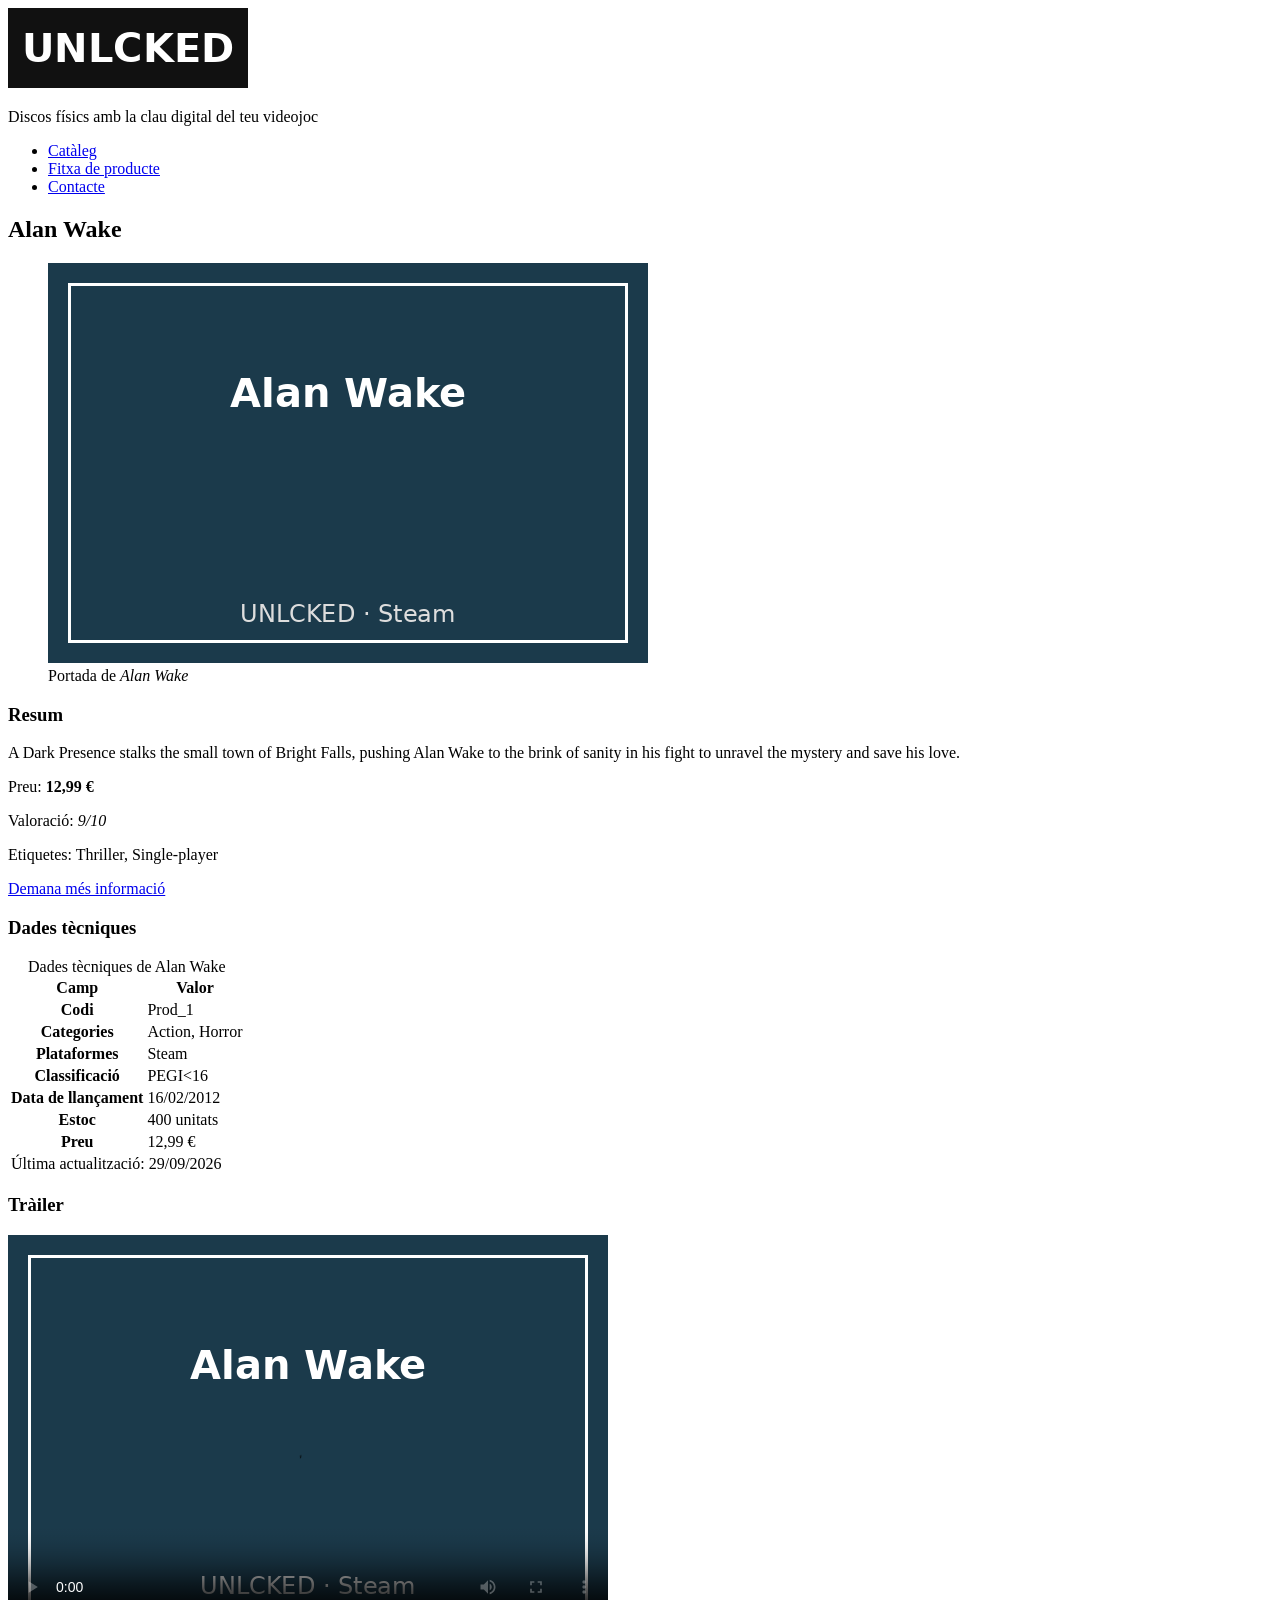
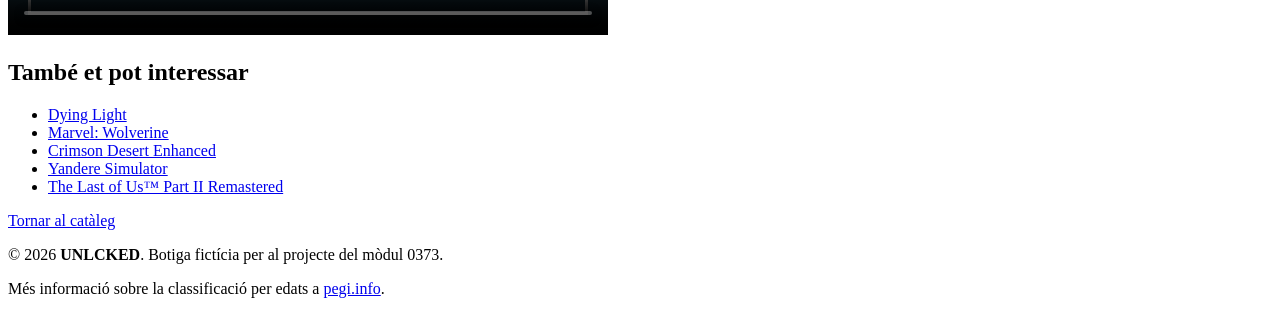
<file: RA2/RA2_Projecte_Fase_2_SinghParbhjot/fitxa.html>
<!DOCTYPE html>
<html lang="ca">
<head>
  <!-- Codificació, adaptació a mòbil i dades bàsiques del document -->
  <meta charset="UTF-8">
  <meta name="viewport" content="width=device-width, initial-scale=1.0">
  <title>UNLCKED · Fitxa de Alan Wake</title>
  <meta name="description" content="Fitxa del producte Alan Wake: dades tècniques, preu, valoració i tràiler.">
  <!-- Full d'estils extern únic (de moment buit) -->
  <link rel="stylesheet" href="css/estils.css">
</head>
<body>
  <header id="capcalera" class="capcalera">
    <a href="index.html"><img id="logo" class="logo" src="img/logo.png" alt="Logotip d'UNLCKED" width="240" height="80"></a>
    <p class="eslogan">Discos físics amb la clau digital del teu videojoc</p>
    <nav id="menu-principal" class="menu" aria-label="Menú principal">
      <ul>
          <li><a href="index.html">Catàleg</a></li>
          <li><a href="fitxa.html" aria-current="page">Fitxa de producte</a></li>
          <li><a href="contacte.html">Contacte</a></li>
      </ul>
    </nav>
  </header>

  <main id="contingut" class="contingut">
    <article id="fitxa-producte" class="fitxa" data-codi="Prod_1">
      <h2 id="fitxa-titol">Alan Wake</h2>

      <figure class="fitxa-figura">
        <img id="fitxa-imatge" src="img/alan-wake.png" alt="Portada del joc Alan Wake" width="600" height="400">
        <figcaption>Portada de <cite>Alan Wake</cite></figcaption>
      </figure>

      <section id="fitxa-resum" class="fitxa-resum">
        <h3>Resum</h3>
        <p id="fitxa-descripcio" lang="en">A Dark Presence stalks the small town of Bright Falls, pushing Alan Wake to the brink of sanity in his fight to unravel the mystery and save his love.</p>
        <p>Preu: <strong id="fitxa-preu">12,99 €</strong></p>
        <p>Valoració: <em id="fitxa-valoracio">9/10</em></p>
        <p>Etiquetes: Thriller, Single-player</p>
        <p><a class="boto" href="contacte.html">Demana més informació</a></p>
      </section>

      <section id="fitxa-dades" class="fitxa-dades">
        <h3>Dades tècniques</h3>
        <table id="taula-dades">
          <caption>Dades tècniques de Alan Wake</caption>
          <thead>
            <tr>
              <th scope="col">Camp</th>
              <th scope="col">Valor</th>
            </tr>
          </thead>
          <tbody>
            <tr><th scope="row">Codi</th><td>Prod_1</td></tr>
            <tr><th scope="row">Categories</th><td>Action, Horror</td></tr>
            <tr><th scope="row">Plataformes</th><td>Steam</td></tr>
            <tr><th scope="row">Classificació</th><td>PEGI&lt;16</td></tr>
            <tr><th scope="row">Data de llançament</th><td><time datetime="2012-02-16">16/02/2012</time></td></tr>
            <tr><th scope="row">Estoc</th><td>400 unitats</td></tr>
            <tr><th scope="row">Preu</th><td>12,99 €</td></tr>
          </tbody>
          <tfoot>
            <tr>
              <td colspan="2">Última actualització: <time datetime="2026-09-29">29/09/2026</time></td>
            </tr>
          </tfoot>
        </table>
      </section>

      <section id="fitxa-multimedia" class="fitxa-multimedia">
        <h3>Tràiler</h3>
        <!-- Vídeo propi de la botiga (generat per a la pràctica) -->
        <video id="fitxa-video" controls width="600" poster="img/alan-wake.png">
          <source src="video/trailer.mp4" type="video/mp4">
          El teu navegador no admet l'element de vídeo.
        </video>
      </section>
    </article>

    <aside id="lateral" class="lateral">
      <h2>També et pot interessar</h2>
      <ul>
          <li><a href="index.html#Prod_2">Dying Light</a></li>
          <li><a href="index.html#Prod_3">Marvel: Wolverine</a></li>
          <li><a href="index.html#Prod_4">Crimson Desert Enhanced</a></li>
          <li><a href="index.html#Prod_5">Yandere Simulator</a></li>
          <li><a href="index.html#Prod_6">The Last of Us™ Part II Remastered</a></li>
      </ul>
      <p><a href="index.html">Tornar al catàleg</a></p>
    </aside>
  </main>

  <footer id="peu" class="peu">
    <p>&copy; 2026 <strong>UNLCKED</strong>. Botiga fictícia per al projecte del mòdul 0373.</p>
    <p>Més informació sobre la classificació per edats a <a href="https://pegi.info/" target="_blank" rel="noopener">pegi.info</a>.</p>
  </footer>
</body>
</html>
</file>
<file: RA3/css/estils.css>
/* UNLCKED · Full d'estils extern únic · Tema taronja i terracota */

/* Jersey 20 per al text i Tiny5 per als títols (cal connexió a internet) */
@import url("https://fonts.googleapis.com/css2?family=Jersey+20&family=Tiny5&display=swap");

:root {
  --taronja: #f28c28;
  --terracota: #b8492d;
  --crema: #fbefe0;
  --crema-fosca: #f4dcc0;
  --marro: #3b1e14;
  --marro-suau: #6b4a3d;
  --blanc: #ffffff;

  --font-text: "Jersey 20", "Segoe UI", sans-serif;
  --font-pixel: "Tiny5", "Courier New", monospace;

  --radi: 0.25rem;
  --amplada: 78rem;
}

/* ---------- Base ---------- */
* {
  box-sizing: border-box;
}

body {
  margin: 0;
  min-height: 100vh;
  display: flex;
  flex-direction: column;
  font-family: var(--font-text);
  font-size: 1.25rem;
  line-height: 1.5;
  color: var(--marro);
  background-color: var(--crema);
}

/* Les tipografies pixel només tenen pes normal: res de negreta ni cursiva */
strong,
th,
label {
  font-weight: normal;
}

em,
cite,
address {
  font-style: normal;
}

strong {
  text-decoration: underline;
}

h1,
h2,
h3,
.boto,
.menu a,
.tags li,
.producte-valoracio,
.producte-preu strong,
#fitxa-preu,
legend,
thead th {
  font-family: var(--font-pixel);
  font-weight: normal;
}

h1,
h2,
h3 {
  margin: 0 0 1rem;
  line-height: 1.1;
}

h2 {
  font-size: 3rem;
}

h3 {
  font-size: 1.5rem;
}

p {
  margin: 0 0 1rem;
}

img,
video {
  display: block;
  max-width: 100%;
  height: auto;
}

input,
select,
textarea,
button {
  font: inherit;
}

.nomes-lectors {
  position: absolute;
  width: 1px;
  height: 1px;
  margin: -1px;
  overflow: hidden;
  clip: rect(0, 0, 0, 0);
  white-space: nowrap;
}

/* ---------- Enllaços i botons ---------- */
a {
  color: var(--terracota);
}

/* Especificitat (0,1,1): guanya a "a" (0,0,1) i també a ".boto" (0,1,0) */
a:hover {
  color: var(--marro);
}

:focus {
  outline: 0.2rem solid var(--marro);
  outline-offset: 0.2rem;
}

.capcalera :focus,
.peu :focus {
  outline-color: var(--taronja);
}

.salta {
  position: absolute;
  top: -5rem;
  padding: 0.75rem 1rem;
  color: var(--marro);
  background-color: var(--taronja);
}

.salta:focus {
  top: 0;
}

.boto {
  display: inline-block;
  padding: 0.7em 1.4em;
  font-size: 1.15rem;
  text-align: center;
  text-decoration: none;
  color: var(--blanc);
  background-color: var(--terracota);
  border: 2px solid var(--marro);
  border-radius: var(--radi);
  box-shadow: 0.25rem 0.25rem 0 var(--marro);
  cursor: pointer;
}

/* Sense aquesta regla "a:hover" (0,1,1) guanyaria a ".boto" (0,1,0)
   i el text del botó es veuria marró sobre terracota */
.boto:hover {
  color: var(--marro);
  background-color: var(--taronja);
}

/* L'id (1,0,0) guanya a la classe (0,1,0) encara que ".boto" vagi abans */
#esborrar {
  color: var(--marro);
  background-color: transparent;
  box-shadow: none;
}

#esborrar:hover {
  background-color: var(--crema-fosca);
}

/* ---------- Capçalera i menú ---------- */
.capcalera {
  display: flex;
  flex-wrap: wrap;
  align-items: center;
  justify-content: space-between;
  gap: 1rem 2rem;
  padding: 1rem 5%;
  color: var(--crema);
  background-color: var(--terracota);
  border-bottom: 0.5rem solid var(--taronja);
}

.nom-botiga {
  margin: 0;
  line-height: 0;
}

.logo {
  width: 10rem;
}

.eslogan {
  flex: 1;
  margin: 0;
  font-size: 1.1rem;
}

.menu ul {
  display: flex;
  flex-wrap: wrap;
  gap: 0.5rem;
  margin: 0;
  padding: 0;
  list-style: none;
}

.menu a {
  display: block;
  padding: 0.6rem 1rem;
  font-size: 1.1rem;
  text-decoration: none;
  color: var(--crema);
  border-bottom: 0.2rem solid transparent;
}

.menu a:hover {
  color: var(--blanc);
  border-bottom-color: var(--taronja);
}

.menu a[aria-current="page"] {
  color: var(--marro);
  background-color: var(--taronja);
}

/* ---------- Estructura de la pàgina ---------- */
.contingut {
  display: grid;
  grid-template-columns: 1fr 19rem;
  align-items: start;
  align-content: start;
  gap: 3rem 2rem;
  flex: 1;
  width: 90%;
  max-width: var(--amplada);
  margin: 2.5rem auto 4rem;
}

.cataleg > h2::after,
.contacte > h2::after {
  content: "";
  display: block;
  width: 5rem;
  height: 0.5rem;
  margin-top: 0.5rem;
  background-color: var(--terracota);
}

.cataleg > p,
.contacte > p {
  max-width: 50ch;
  color: var(--marro-suau);
}

.lateral {
  padding: 1.5rem;
  background-color: var(--crema-fosca);
  border: 2px solid var(--marro);
  border-left: 0.5rem solid var(--terracota);
  border-radius: var(--radi);
}

.lateral h2 {
  font-size: 1.6rem;
}

.lateral a {
  color: var(--marro);
}

/* ---------- Portada ---------- */
.portada {
  grid-column: 1 / -1;
  display: grid;
  grid-template-columns: 1fr 18rem;
  align-items: center;
  gap: 2rem;
  padding: 2.5rem;
  background-color: var(--taronja);
  border: 2px solid var(--marro);
  border-radius: var(--radi);
  box-shadow: 0.5rem 0.5rem 0 var(--marro);
}

.portada h2 {
  font-size: 6.5rem;
}

.portada mark {
  padding: 0 0.15em;
  color: var(--taronja);
  background-color: var(--marro);
}

.portada p {
  max-width: 34ch;
  font-size: 1.5rem;
}

.portada::after {
  content: "";
  grid-column: 2;
  grid-row: 1 / 4;
  width: 18rem;
  height: 18rem;
  border: 2px solid var(--marro);
  border-radius: 50%;
  background: radial-gradient(circle, var(--crema) 10%, var(--marro) 10%, var(--marro) 14%, var(--terracota) 14%);
  box-shadow: 0.5rem 0.5rem 0 var(--marro);
}

/* Cas d'especificitat: selector descendent (0,3,0). Sobre fons taronja
   el botó passa a blanc, perquè el taronja del hover no es distingiria */
.portada .boto:hover,
.fitxa-resum .boto:hover {
  background-color: var(--blanc);
}

/* ---------- Catàleg ---------- */
.quadricula {
  display: grid;
  grid-template-columns: repeat(auto-fill, minmax(16rem, 1fr));
  gap: 2.5rem 1.5rem;
  margin-top: 2rem;
}

.producte {
  position: relative;
  display: flex;
  flex-direction: column;
  gap: 0.5rem;
  padding-bottom: 1.25rem;
  overflow: hidden;
  background-color: var(--blanc);
  border: 2px solid var(--marro);
  border-radius: var(--radi);
  box-shadow: 0.375rem 0.375rem 0 var(--terracota);
}

.producte:hover {
  box-shadow: 0.5rem 0.5rem 0 var(--taronja);
}

.producte > * {
  margin: 0 1.25rem;
}

.producte-imatge {
  width: 100%;
  margin: 0 0 0.5rem;
  border-bottom: 2px solid var(--marro);
}

.producte-valoracio {
  position: absolute;
  top: 0.75rem;
  right: 0.75rem;
  margin: 0;
  padding: 0.1rem 0.6rem;
  font-size: 1rem;
  color: var(--marro);
  background-color: var(--taronja);
  border-radius: var(--radi);
}

.producte-titol {
  font-size: 1.75rem;
}

.producte-titol a {
  text-decoration: none;
  color: var(--marro);
}

.producte-titol a:hover {
  text-decoration: underline;
  text-decoration-color: var(--terracota);
}

.producte-categoria {
  font-size: 1.1rem;
  text-transform: uppercase;
  color: var(--terracota);
}

.producte-categoria strong {
  text-decoration: none;
}

.producte-caracteristiques {
  padding: 0;
  list-style: none;
  font-size: 1.1rem;
  line-height: 1.3;
  color: var(--marro-suau);
}

.producte-caracteristiques > li {
  padding: 0.3rem 0;
}

.producte-caracteristiques > li + li {
  border-top: 1px dashed var(--marro-suau);
}

.tags {
  display: flex;
  flex-wrap: wrap;
  gap: 0.25rem;
  margin: 0;
  padding: 0;
  list-style: none;
}

.tags li {
  padding: 0 0.5rem;
  font-size: 0.9rem;
  color: var(--crema);
  background-color: var(--marro);
  border-radius: var(--radi);
}

.producte-preu {
  padding-top: 0.5rem;
  font-size: 1.1rem;
  color: var(--marro-suau);
  border-top: 2px solid var(--marro);
}

.producte-preu strong {
  font-size: 2.25rem;
  text-decoration: none;
  color: var(--terracota);
}

.producte-descripcio {
  font-size: 1.1rem;
  line-height: 1.3;
}

.producte > p:last-child {
  margin-top: auto;
  padding-top: 0.5rem;
}

.producte .boto {
  display: block;
}

/* ---------- Fitxa de producte ---------- */
.fitxa {
  display: grid;
  grid-template-columns: 1fr 1fr;
  align-items: start;
  gap: 2.5rem 2rem;
}

#fitxa-titol,
.fitxa-dades,
.fitxa-multimedia {
  grid-column: 1 / -1;
}

#fitxa-titol {
  margin: 0;
  font-size: 5.5rem;
}

.fitxa-figura {
  margin: 0;
}

.fitxa-figura img {
  width: 100%;
  border: 2px solid var(--marro);
  border-radius: var(--radi);
  box-shadow: 0.5rem 0.5rem 0 var(--terracota);
}

.fitxa-resum {
  padding: 1.75rem;
  background-color: var(--taronja);
  border: 2px solid var(--marro);
  border-radius: var(--radi);
  box-shadow: 0.5rem 0.5rem 0 var(--marro);
}

.fitxa-resum p {
  font-size: 1.2rem;
}

#fitxa-preu {
  font-size: 3rem;
  text-decoration: none;
  color: var(--marro);
}

.fitxa-dades h3,
.fitxa-multimedia h3 {
  padding-bottom: 0.5rem;
  font-size: 2rem;
  border-bottom: 2px solid var(--marro);
}

.fitxa-multimedia video {
  width: 100%;
  max-width: 40rem;
  border: 2px solid var(--marro);
  border-radius: var(--radi);
  box-shadow: 0.5rem 0.5rem 0 var(--terracota);
}

/* ---------- Taula ---------- */
table {
  width: 100%;
  border-collapse: collapse;
  background-color: var(--blanc);
  border: 2px solid var(--marro);
}

caption {
  padding-bottom: 0.5rem;
  text-align: left;
  color: var(--marro-suau);
}

th,
td {
  padding: 0.75rem 1rem;
  text-align: left;
  border-bottom: 1px solid var(--crema-fosca);
}

thead th {
  font-size: 1rem;
  color: var(--crema);
  background-color: var(--marro);
}

tbody th {
  width: 40%;
  color: var(--terracota);
}

tbody tr:nth-child(even) {
  background-color: var(--crema);
}

tfoot td {
  background-color: var(--taronja);
}

/* ---------- Formulari ---------- */
.formulari {
  max-width: 42rem;
  margin-top: 2rem;
}

fieldset {
  margin: 0 0 1.5rem;
  padding: 1rem 1.5rem;
  background-color: var(--blanc);
  border: 2px solid var(--marro);
  border-radius: var(--radi);
  box-shadow: 0.375rem 0.375rem 0 var(--terracota);
}

.grup-plataforma {
  margin-bottom: 1rem;
  padding: 0.5rem 1rem;
  border-width: 1px;
  border-style: dashed;
  box-shadow: none;
}

legend {
  padding: 0.1rem 0.8rem;
  font-size: 1.1rem;
  color: var(--crema);
  background-color: var(--marro);
  border-radius: var(--radi);
}

label {
  display: inline-block;
  margin-bottom: 0.25rem;
  color: var(--terracota);
}

input[type="text"],
input[type="email"],
input[type="tel"],
input[type="number"],
select,
textarea {
  display: block;
  width: 100%;
  padding: 0.5em 0.8em;
  color: var(--marro);
  background-color: var(--blanc);
  border: 2px solid var(--marro);
  border-radius: var(--radi);
}

input:required:not([type="checkbox"]),
textarea:required {
  border-left: 0.5rem solid var(--taronja);
}

input:focus,
select:focus,
textarea:focus {
  background-color: var(--crema);
}

input[type="radio"] + label,
input[type="checkbox"] + label {
  margin-right: 1rem;
  color: var(--marro);
}

/* ---------- Peu ---------- */
.peu {
  padding: 1.5rem 5%;
  font-size: 1.1rem;
  color: var(--crema);
  background-color: var(--marro);
  border-top: 0.5rem solid var(--taronja);
}

.peu p {
  margin: 0.25rem 0;
}

.peu a {
  color: var(--taronja);
}

/* ---------- Adaptable ---------- */
@media (max-width: 60rem) {
  .contingut,
  .portada {
    grid-template-columns: 1fr;
  }

  .portada::after {
    grid-column: 1;
    grid-row: auto;
    width: 12rem;
    height: 12rem;
  }

  .portada h2 {
    font-size: 11vw;
  }

  #fitxa-titol {
    font-size: 9vw;
  }
}

@media (max-width: 40rem) {
  .capcalera {
    flex-direction: column;
    text-align: center;
  }

  h2 {
    font-size: 7vw;
  }

  .portada {
    padding: 1.5rem;
  }

  .portada h2 {
    font-size: 14vw;
  }

  #fitxa-titol {
    font-size: 12vw;
  }

  .fitxa {
    grid-template-columns: 1fr;
  }

  th,
  td {
    padding: 0.5rem;
  }
}
</file>
<file: RA2/RA2_Projecte_Fase_2_SinghParbhjot/css/estils.css>
/* Aquí anirà tot l'estil de la botiga (pendent de la part CSS) */
</file>
